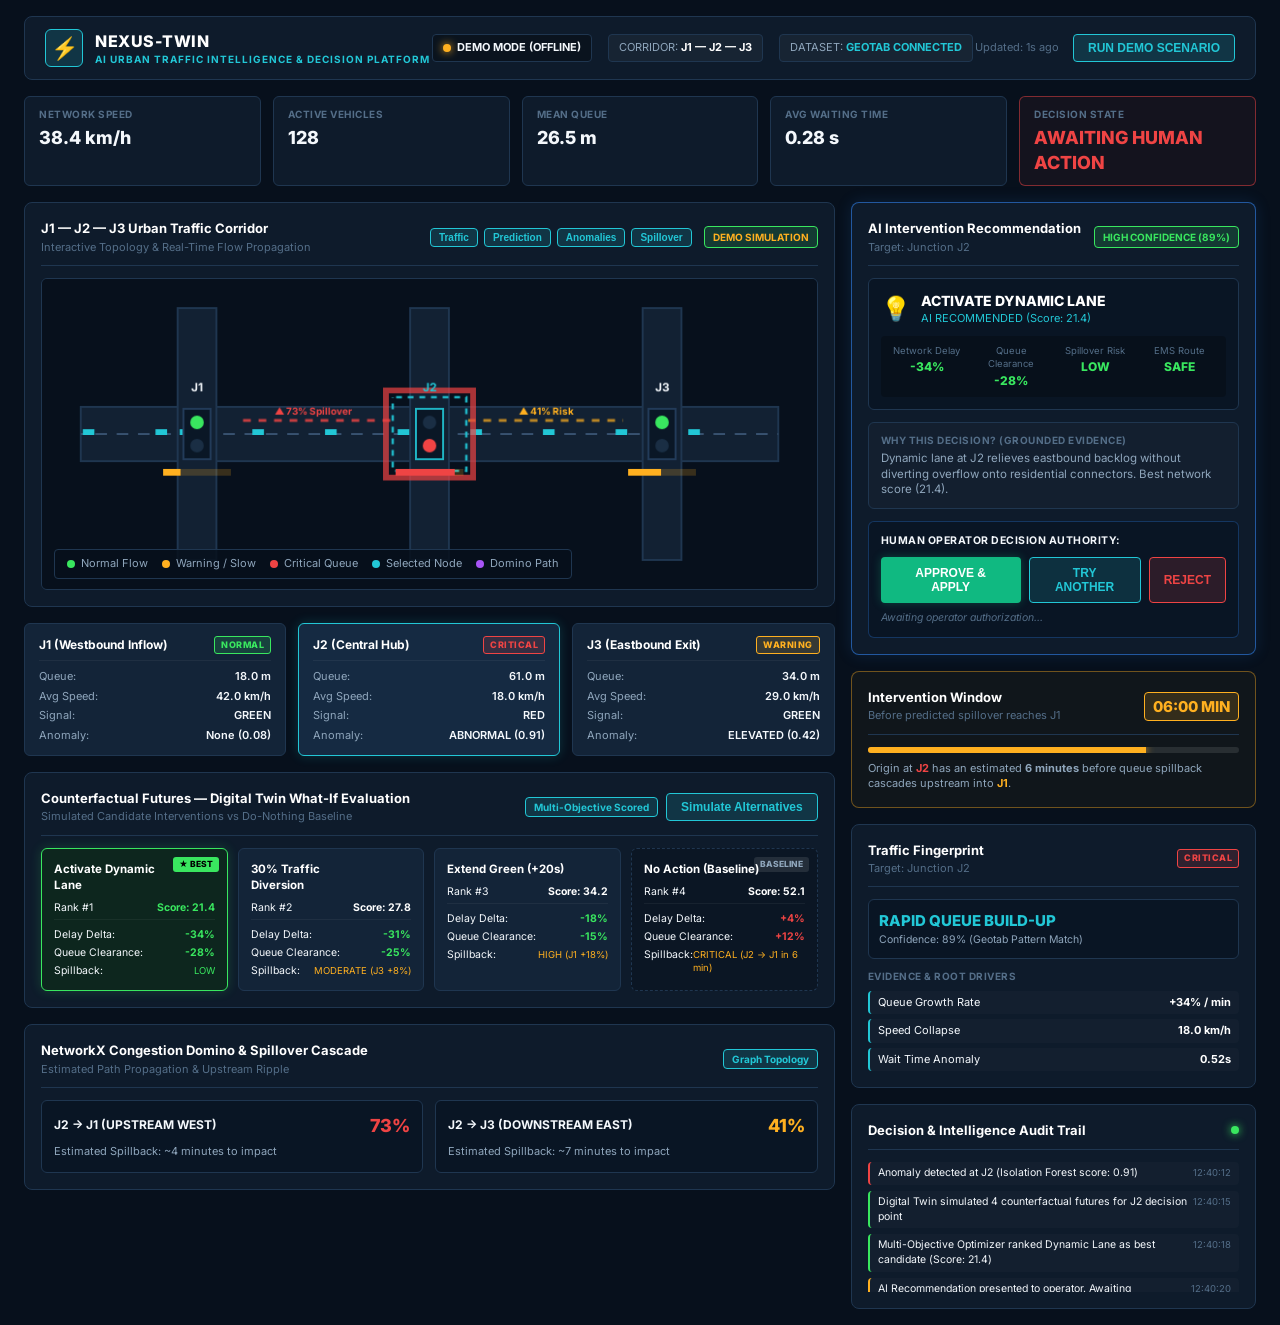
<file: web/index.html>
<!DOCTYPE html>
<html lang="en">
<head>
    <meta charset="UTF-8">
    <meta name="viewport" content="width=device-width, initial-scale=1.0">
    <title>NEXUS-TWIN — Traffic Intelligence & Decision Command Center</title>
    <!-- Google Fonts -->
    <link rel="preconnect" href="https://fonts.googleapis.com">
    <link rel="preconnect" href="https://fonts.gstatic.com" crossorigin>
    <link href="https://fonts.googleapis.com/css2?family=Inter:wght@400;500;600;700;800&display=swap" rel="stylesheet">
    <link rel="stylesheet" href="style.css">
</head>
<body>
    <div class="app-container">
        
        <!-- TOP NAVIGATION & SYSTEM STATUS BAR -->
        <header class="top-bar">
            <div class="top-bar-left">
                <div class="brand-logo">⚡</div>
                <div>
                    <h1 class="brand-title">NEXUS-TWIN</h1>
                    <div class="brand-subtitle">AI URBAN TRAFFIC INTELLIGENCE & DECISION PLATFORM</div>
                </div>
            </div>

            <div class="top-bar-center">
                <div class="status-badge" id="backendStatusBadge">
                    <span class="status-dot green" id="backendStatusDot"></span>
                    <span id="backendStatusText">SYSTEM ONLINE</span>
                </div>
                <div class="meta-pill">
                    CORRIDOR: <span class="highlight">J1 — J2 — J3</span>
                </div>
                <div class="meta-pill">
                    DATASET: <span class="highlight-cyan">GEOTAB CONNECTED</span>
                </div>
            </div>

            <div class="top-bar-right">
                <div class="last-updated" id="lastUpdatedText">Updated: just now</div>
                <button class="btn btn-secondary btn-sm" id="btnToggleDemo">RUN DEMO SCENARIO</button>
            </div>
        </header>

        <!-- GLOBAL NETWORK METRICS RIBBON -->
        <section class="global-metrics-strip">
            <div class="metric-box">
                <span class="metric-label">NETWORK SPEED</span>
                <span class="metric-val" id="globalSpeed">38.4 km/h</span>
            </div>
            <div class="metric-box">
                <span class="metric-label">ACTIVE VEHICLES</span>
                <span class="metric-val" id="globalVehicles">128</span>
            </div>
            <div class="metric-box">
                <span class="metric-label">MEAN QUEUE</span>
                <span class="metric-val" id="globalQueue">26.5 m</span>
            </div>
            <div class="metric-box">
                <span class="metric-label">AVG WAITING TIME</span>
                <span class="metric-val" id="globalDelay">0.28 s</span>
            </div>
            <div class="metric-box highlight-box">
                <span class="metric-label">DECISION STATE</span>
                <span class="metric-val danger-text" id="globalDecisionState">AWAITING HUMAN ACTION</span>
            </div>
        </section>

        <!-- MAIN COMMAND CENTER GRID (8 Col Map : 4 Col AI Rail) -->
        <main class="main-grid">
            
            <!-- LEFT 8-COLUMN: TRAFFIC NETWORK HERO VISUALIZATION -->
            <section class="map-column">
                
                <div class="panel map-panel">
                    <div class="panel-header">
                        <div class="panel-title-wrap">
                            <h2>J1 — J2 — J3 Urban Traffic Corridor</h2>
                            <span class="panel-sub">Interactive Topology & Real-Time Flow Propagation</span>
                        </div>
                        <div class="map-controls">
                            <!-- Overlay Toggle Badges -->
                            <div class="layer-toggles">
                                <button class="layer-btn active" id="toggleTrafficLayer" data-layer="traffic">Traffic</button>
                                <button class="layer-btn active" id="togglePredictionLayer" data-layer="prediction">Prediction</button>
                                <button class="layer-btn active" id="toggleAnomalyLayer" data-layer="anomaly">Anomalies</button>
                                <button class="layer-btn active" id="toggleSpilloverLayer" data-layer="spillover">Spillover</button>
                            </div>
                            <span class="mode-tag" id="liveTag">LIVE TELEMETRY</span>
                        </div>
                    </div>

                    <!-- Canvas Traffic Network -->
                    <div class="canvas-container">
                        <canvas id="networkCanvas" width="800" height="320"></canvas>
                        
                        <!-- Map Interactive Legend -->
                        <div class="map-legend">
                            <div class="legend-item"><span class="dot green"></span> Normal Flow</div>
                            <div class="legend-item"><span class="dot amber"></span> Warning / Slow</div>
                            <div class="legend-item"><span class="dot red"></span> Critical Queue</div>
                            <div class="legend-item"><span class="dot cyan"></span> Selected Node</div>
                            <div class="legend-item"><span class="dot purple"></span> Domino Path</div>
                        </div>
                    </div>
                </div>

                <!-- 3 JUNCTION STATUS CARDS -->
                <div class="junction-cards-grid">
                    
                    <!-- Junction Card J1 -->
                    <div class="junction-card" id="cardJ1" data-junction="J1">
                        <div class="card-top">
                            <span class="j-id">J1 (Westbound Inflow)</span>
                            <span class="status-pill status-normal" id="statusJ1">NORMAL</span>
                        </div>
                        <div class="card-body">
                            <div class="card-metric">
                                <span class="lbl">Queue:</span>
                                <span class="val" id="queueJ1">18.0 m</span>
                            </div>
                            <div class="card-metric">
                                <span class="lbl">Avg Speed:</span>
                                <span class="val" id="speedJ1">42.0 km/h</span>
                            </div>
                            <div class="card-metric">
                                <span class="lbl">Signal:</span>
                                <span class="val green-text" id="signalJ1">GREEN</span>
                            </div>
                            <div class="card-metric">
                                <span class="lbl">Anomaly:</span>
                                <span class="val green-text" id="anomJ1">None (0.08)</span>
                            </div>
                        </div>
                    </div>

                    <!-- Junction Card J2 -->
                    <div class="junction-card selected-card" id="cardJ2" data-junction="J2">
                        <div class="card-top">
                            <span class="j-id">J2 (Central Hub)</span>
                            <span class="status-pill status-critical" id="statusJ2">CRITICAL</span>
                        </div>
                        <div class="card-body">
                            <div class="card-metric">
                                <span class="lbl">Queue:</span>
                                <span class="val danger-text" id="queueJ2">61.0 m</span>
                            </div>
                            <div class="card-metric">
                                <span class="lbl">Avg Speed:</span>
                                <span class="val danger-text" id="speedJ2">18.0 km/h</span>
                            </div>
                            <div class="card-metric">
                                <span class="lbl">Signal:</span>
                                <span class="val red-text" id="signalJ2">RED</span>
                            </div>
                            <div class="card-metric">
                                <span class="lbl">Anomaly:</span>
                                <span class="val danger-text" id="anomJ2">ABNORMAL (0.91)</span>
                            </div>
                        </div>
                    </div>

                    <!-- Junction Card J3 -->
                    <div class="junction-card" id="cardJ3" data-junction="J3">
                        <div class="card-top">
                            <span class="j-id">J3 (Eastbound Exit)</span>
                            <span class="status-pill status-warning" id="statusJ3">WARNING</span>
                        </div>
                        <div class="card-body">
                            <div class="card-metric">
                                <span class="lbl">Queue:</span>
                                <span class="val" id="queueJ3">34.0 m</span>
                            </div>
                            <div class="card-metric">
                                <span class="lbl">Avg Speed:</span>
                                <span class="val" id="speedJ3">29.0 km/h</span>
                            </div>
                            <div class="card-metric">
                                <span class="lbl">Signal:</span>
                                <span class="val green-text" id="signalJ3">GREEN</span>
                            </div>
                            <div class="card-metric">
                                <span class="lbl">Anomaly:</span>
                                <span class="val amber-text" id="anomJ3">ELEVATED (0.42)</span>
                            </div>
                        </div>
                    </div>

                </div>

                <!-- COUNTERFACTUAL FUTURES & DIGITAL TWIN COMPARISON MATRIX (P2 Hero) -->
                <div class="panel counterfactual-panel">
                    <div class="panel-header">
                        <div class="panel-title-wrap">
                            <h2>Counterfactual Futures — Digital Twin What-If Evaluation</h2>
                            <span class="panel-sub">Simulated Candidate Interventions vs Do-Nothing Baseline</span>
                        </div>
                        <div style="display: flex; gap: 8px; align-items: center;">
                            <span class="ai-badge">Multi-Objective Scored</span>
                            <button class="btn btn-secondary btn-sm" id="btnReevaluate">Simulate Alternatives</button>
                        </div>
                    </div>

                    <div class="future-cards-grid" id="futureCardsGrid">
                        <!-- Populated Dynamically by JS -->
                    </div>
                </div>

                <!-- DOMINO CASCADE MATRIX (P1 Hero) -->
                <div class="panel domino-panel">
                    <div class="panel-header">
                        <div class="panel-title-wrap">
                            <h2>NetworkX Congestion Domino & Spillover Cascade</h2>
                            <span class="panel-sub">Estimated Path Propagation & Upstream Ripple</span>
                        </div>
                        <span class="ai-badge">Graph Topology</span>
                    </div>

                    <div class="domino-paths-grid" id="dominoPathsGrid">
                        <!-- Populated Dynamically by JS -->
                    </div>
                </div>

            </section>


            <!-- RIGHT 4-COLUMN: DECISION SUPPORT & AI INTELLIGENCE RAIL -->
            <section class="intelligence-column">
                
                <!-- 1. AI RECOMMENDATION & HUMAN DECISION ACTION PANEL (P2 Central Hero) -->
                <div class="panel decision-panel highlight-panel">
                    <div class="panel-header">
                        <div class="panel-title-wrap">
                            <h2>AI Intervention Recommendation</h2>
                            <span class="panel-sub" id="recTargetSub">Target: Junction J2</span>
                        </div>
                        <span class="rec-confidence-badge" id="recConfidenceBadge">HIGH CONFIDENCE (89%)</span>
                    </div>

                    <div class="recommendation-hero">
                        <div class="rec-action-row">
                            <span class="rec-action-icon">💡</span>
                            <div>
                                <div class="rec-strategy-title" id="recStrategyTitle">ACTIVATE DYNAMIC BYPASS LANE</div>
                                <div class="rec-strategy-tagline" id="recStrategyTagline">Selected by Multi-Objective Optimizer (Score: 21.4)</div>
                            </div>
                        </div>
                        
                        <div class="rec-impact-box">
                            <div class="impact-stat">
                                <span class="impact-lbl">Network Delay</span>
                                <span class="impact-val green-text" id="recImpactDelay">-34%</span>
                            </div>
                            <div class="impact-stat">
                                <span class="impact-lbl">Queue Clearance</span>
                                <span class="impact-val green-text" id="recImpactQueue">-28%</span>
                            </div>
                            <div class="impact-stat">
                                <span class="impact-lbl">Spillover Risk</span>
                                <span class="impact-val green-text" id="recImpactSpillover">LOW</span>
                            </div>
                            <div class="impact-stat">
                                <span class="impact-lbl">EMS Route</span>
                                <span class="impact-val green-text" id="recImpactSafety">SAFE</span>
                            </div>
                        </div>
                    </div>

                    <!-- Grounded Explanation Section -->
                    <div class="explanation-box">
                        <div class="explanation-title">WHY THIS DECISION? (GROUNDED EVIDENCE)</div>
                        <p class="explanation-text" id="recExplanationText">
                            Dynamic lane at J2 relieves eastbound backlog without diverting overflow onto residential connectors. Outperforms Diversion (-31% delay) and Green Extend (-18% delay) while preserving emergency corridor clearance.
                        </p>
                    </div>

                    <!-- HUMAN OPERATOR ACTION CONTROLS -->
                    <div class="human-decision-box">
                        <div class="human-prompt-label">HUMAN OPERATOR DECISION AUTHORITY:</div>
                        <div class="human-buttons-row">
                            <button class="btn btn-approve" id="btnApproveStrategy">APPROVE & APPLY</button>
                            <button class="btn btn-try-another" id="btnTryAnother">TRY ANOTHER</button>
                            <button class="btn btn-reject" id="btnRejectStrategy">REJECT</button>
                        </div>
                        <div class="decision-status-text" id="decisionStatusMsg">Awaiting operator authorization...</div>
                    </div>
                </div>

                <!-- 2. INTERVENTION WINDOW & TIME BOUNDS -->
                <div class="panel intervention-panel">
                    <div class="panel-header">
                        <div class="panel-title-wrap">
                            <h2>Intervention Window</h2>
                            <span class="panel-sub" id="interventionSub">Before predicted spillover reaches J1</span>
                        </div>
                        <div class="countdown-badge" id="interventionTimeBadge">06:00 MIN</div>
                    </div>
                    <div class="intervention-body">
                        <div class="intervention-status-bar">
                            <div class="progress-bar-fill" id="interventionProgress" style="width: 75%;"></div>
                        </div>
                        <p class="intervention-desc" id="interventionDesc">
                            Origin at <strong class="danger-text">J2</strong> has an estimated <strong>6 minutes</strong> before queue spillback cascades upstream into <strong class="amber-text">J1</strong>.
                        </p>
                    </div>
                </div>

                <!-- 3. TRAFFIC FINGERPRINT & EVIDENCE -->
                <div class="panel ai-panel">
                    <div class="panel-header">
                        <div class="panel-title-wrap">
                            <h2>Traffic Fingerprint</h2>
                            <span class="panel-sub" id="fingerprintTarget">Target: Junction J2</span>
                        </div>
                        <span class="status-pill status-critical" id="fingerprintSeverity">CRITICAL</span>
                    </div>

                    <div class="fingerprint-hero">
                        <div class="fp-type-title" id="fingerprintLabel">RAPID QUEUE BUILD-UP</div>
                        <div class="fp-confidence" id="fingerprintConfidence">Confidence: 89% (Geotab Pattern Match)</div>
                    </div>

                    <div class="evidence-block">
                        <div class="evidence-header">EVIDENCE & ROOT DRIVERS</div>
                        <div class="evidence-list" id="fingerprintEvidenceList">
                            <!-- Dynamic Evidence Items -->
                        </div>
                    </div>
                </div>

                <!-- 4. REALTIME INTELLIGENCE & DECISION AUDIT TIMELINE -->
                <div class="panel event-feed-panel">
                    <div class="panel-header">
                        <h2>Decision & Intelligence Audit Trail</h2>
                        <span class="live-pulse-dot"></span>
                    </div>
                    <div class="event-feed-list" id="eventFeedList">
                        <!-- Dynamic Event Items -->
                    </div>
                </div>

            </section>

        </main>

    </div>

    <!-- P2 Decision Frontend Scripts -->
    <script src="app.js"></script>
</body>
</html>
</file>
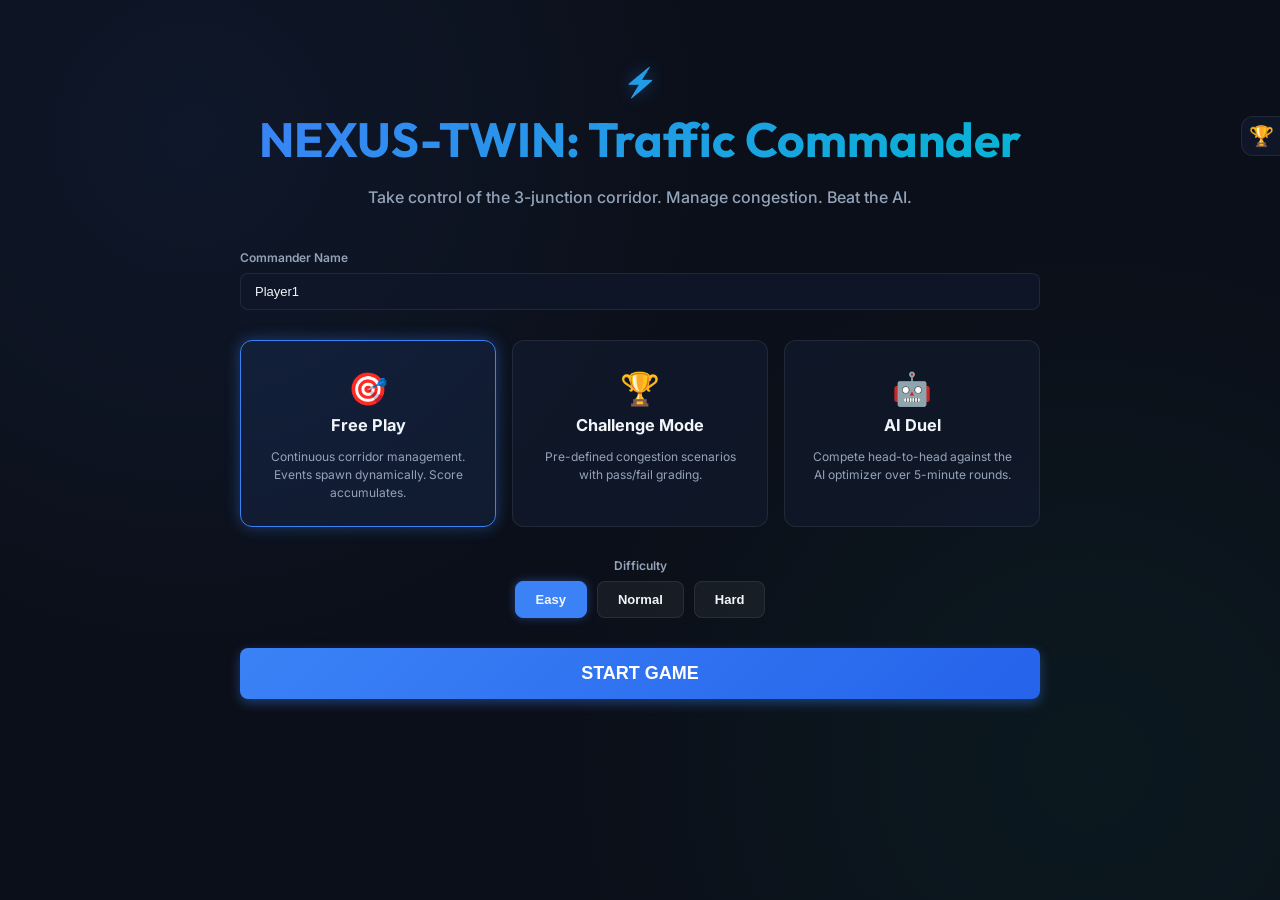
<file: docs/legacy/web_ui/index.html>
<!DOCTYPE html>
<html lang="en">
<head>
    <meta charset="UTF-8">
    <meta name="viewport" content="width=device-width, initial-scale=1.0">
    <title>NEXUS-TWIN — Traffic Commander</title>
    <!-- Google Fonts -->
    <link rel="preconnect" href="https://fonts.googleapis.com">
    <link rel="preconnect" href="https://fonts.gstatic.com" crossorigin>
    <link href="https://fonts.googleapis.com/css2?family=Inter:wght@300;400;500;600;700&family=Outfit:wght@500;600;700;800&display=swap" rel="stylesheet">
    <link rel="stylesheet" href="style.css">
</head>
<body>
    <div class="app-container">
        
        <!-- VIEW 1: GAME MENU -->
        <div class="game-menu" id="gameMenu">
            <header class="menu-header">
                <div class="logo-icon menu-logo">⚡</div>
                <h1>NEXUS-TWIN: Traffic Commander</h1>
                <p class="sub-title" style="font-size: 16px; margin-top: 10px;">Take control of the 3-junction corridor. Manage congestion. Beat the AI.</p>
            </header>
            
            <div class="menu-content" style="margin-top: 40px; width: 100%; max-width: 800px; display: flex; flex-direction: column; gap: 30px;">
                <div class="form-group">
                    <label style="text-align: left;">Commander Name</label>
                    <input type="text" id="playerName" class="input-control" placeholder="Enter your name" value="Player1">
                </div>
                
                <div class="modes-grid" id="modesGrid">
                    <div class="mode-card selected" data-mode="free_play">
                        <div class="mode-icon" style="font-size: 32px;">🎯</div>
                        <h3>Free Play</h3>
                        <p style="font-size: 12px; color: var(--text-muted); margin-top: 10px;">Continuous corridor management. Events spawn dynamically. Score accumulates.</p>
                    </div>
                    <div class="mode-card" data-mode="challenge">
                        <div class="mode-icon" style="font-size: 32px;">🏆</div>
                        <h3>Challenge Mode</h3>
                        <p style="font-size: 12px; color: var(--text-muted); margin-top: 10px;">Pre-defined congestion scenarios with pass/fail grading.</p>
                        <select id="challengeSelector" class="input-control hidden" style="margin-top: 10px; width: 100%;">
                            <option value="rush_hour">Rush Hour Surge</option>
                            <option value="emergency">Emergency Dispatch</option>
                            <option value="accident">Accident Blockage</option>
                            <option value="cascade">Cascade Prevention</option>
                        </select>
                    </div>
                    <div class="mode-card" data-mode="ai_duel">
                        <div class="mode-icon" style="font-size: 32px;">🤖</div>
                        <h3>AI Duel</h3>
                        <p style="font-size: 12px; color: var(--text-muted); margin-top: 10px;">Compete head-to-head against the AI optimizer over 5-minute rounds.</p>
                    </div>
                </div>
                
                <div class="form-group" style="align-items: center;">
                    <label>Difficulty</label>
                    <div class="difficulty-selector" id="diffSelector">
                        <button class="btn btn-diff active" data-diff="easy">Easy</button>
                        <button class="btn btn-diff" data-diff="normal">Normal</button>
                        <button class="btn btn-diff" data-diff="hard">Hard</button>
                    </div>
                </div>
                
                <button class="btn btn-primary btn-block commit-btn" id="btnStartGame" style="font-size: 18px; padding: 15px;">START GAME</button>
            </div>
        </div>

        <!-- VIEW 2: GAME DASHBOARD -->
        <div class="game-dashboard hidden" id="gameDashboard">
            
            <!-- Game HUD Bar -->
            <header class="game-hud app-header" style="margin-bottom: 0;">
                <div class="hud-left brand">
                    <div class="logo-icon">⚡</div>
                    <div>
                        <h1 id="hudPlayerName" style="font-size: 18px;">Player1</h1>
                        <span class="sub-title badge mode-badge" id="hudModeBadge" style="background: var(--primary-glow); padding: 2px 6px; border-radius: 4px; color: white;">Free Play</span>
                    </div>
                </div>
                <div class="hud-center" style="display: flex; align-items: center; gap: 20px;">
                    <div class="score-container" style="text-align: center;">
                        <span style="font-size: 12px; color: var(--text-muted); display: block;">SCORE</span>
                        <span class="score-value" id="hudScore" style="font-size: 28px; font-weight: 800; color: var(--emerald); text-shadow: 0 0 10px var(--emerald-glow);">0</span>
                    </div>
                    <div class="streak-container hidden" id="hudStreak" style="display: flex; align-items: center; gap: 5px; background: rgba(245,158,11,0.2); padding: 5px 10px; border-radius: 20px; border: 1px solid var(--amber);">
                        <span class="streak-flame">🔥</span>
                        <span class="streak-text" id="hudStreakText" style="color: var(--amber); font-weight: bold;">x1.5</span>
                    </div>
                </div>
                <div class="hud-right header-status">
                    <div style="text-align: right; margin-right: 15px;">
                        <span style="font-size: 12px; color: var(--text-muted); display: block;">SESSION TIME</span>
                        <span class="session-timer system-time" id="hudTimer" style="font-size: 18px; color: white;">00:00</span>
                    </div>
                    <button class="btn btn-danger" id="btnEndGame">End Game</button>
                </div>
            </header>

            <!-- Event Alert Banner -->
            <div class="event-alert hidden" id="eventAlert" style="margin-top: 15px; margin-bottom: 5px;">
                <div style="display: flex; justify-content: space-between; align-items: center;">
                    <div class="event-info" style="display: flex; align-items: center; gap: 10px;">
                        <span class="event-icon" id="eventIcon" style="font-size: 24px;">⚠️</span>
                        <span class="event-text" id="eventText" style="font-weight: bold; font-size: 16px;">Rush Hour Surge at J2!</span>
                    </div>
                    <div class="ai-hint" id="aiHint" style="font-size: 12px; color: var(--primary); font-weight: bold; background: rgba(59,130,246,0.1); padding: 4px 8px; border-radius: 4px;">AI Suggests: Extend Green at J2</div>
                </div>
                <div class="timer-bar-container" style="margin-top: 8px;">
                    <div class="timer-bar" id="eventTimerBar" style="width: 100%;"></div>
                </div>
            </div>

            <!-- Main Dashboard Grid -->
            <main class="dashboard-grid" style="margin-top: 15px;">
                <!-- Left: Canvas -->
                <section class="panel twin-panel">
                    <div class="panel-header">
                        <h2>Live Network Twin (J1 - J2 - J3)</h2>
                    </div>
                    <div class="canvas-container">
                        <canvas id="networkCanvas" width="760" height="380"></canvas>
                        <div class="canvas-overlay-legend" id="canvasLegend">
                            <div><span class="dot green"></span> Green</div>
                            <div><span class="dot red"></span> Red</div>
                        </div>
                        <div class="canvas-score-overlay" id="canvasScoreOverlay" style="position: absolute; top: 10px; right: 10px; font-size: 24px; font-weight: bold; color: rgba(255,255,255,0.5); text-shadow: 0 0 5px black;"></div>
                    </div>
                </section>

                <!-- Right: Action Console -->
                <section class="panel action-panel">
                    <div class="panel-header">
                        <h2>Commander Action Console</h2>
                        <select id="actionTargetJunction" class="input-control" style="width: 120px;">
                            <option value="J1">Target: J1</option>
                            <option value="J2" selected>Target: J2</option>
                            <option value="J3">Target: J3</option>
                        </select>
                    </div>
                    
                    <div class="action-buttons-stack" id="actionStack">
                        <div class="action-btn-group">
                            <button class="action-btn strategy-btn" data-strategy="green_extend" style="border-left-color: var(--emerald);">
                                <span class="strategy-icon">🟢</span> Extend Green Phase
                            </button>
                            <div class="strategy-options hidden" id="opt_green_extend">
                                <label style="font-size: 12px; color: var(--text-muted);">Duration: <span id="val_green_extend">20s</span></label>
                                <input type="range" id="param_green_extend" min="10" max="60" value="20" class="slider-control" style="width: 100%;">
                            </div>
                        </div>
                        
                        <div class="action-btn-group">
                            <button class="action-btn strategy-btn" data-strategy="diversion" style="border-left-color: var(--primary);">
                                <span class="strategy-icon">↪️</span> Divert Traffic
                            </button>
                            <div class="strategy-options hidden" id="opt_diversion">
                                <label style="font-size: 12px; color: var(--text-muted);">Diversion Rate: <span id="val_diversion">30%</span></label>
                                <input type="range" id="param_diversion" min="10" max="50" value="30" class="slider-control" style="width: 100%;">
                            </div>
                        </div>
                        
                        <div class="action-btn-group">
                            <button class="action-btn strategy-btn" data-strategy="dynamic_lane" style="border-left-color: var(--cyan);">
                                <span class="strategy-icon">🛣️</span> Open Dynamic Lane
                            </button>
                            <div class="strategy-options hidden" id="opt_dynamic_lane">
                                <select id="param_dynamic_lane" class="input-control" style="width: 100%;">
                                    <option value="J1">At J1</option>
                                    <option value="J2">At J2</option>
                                    <option value="J3">At J3</option>
                                </select>
                            </div>
                        </div>
                        
                        <div class="action-btn-group">
                            <button class="action-btn strategy-btn" data-strategy="emergency_priority" style="border-left-color: var(--rose);">
                                <span class="strategy-icon">🚨</span> Emergency Override
                            </button>
                        </div>
                        
                        <div class="action-btn-group">
                            <button class="action-btn strategy-btn" data-strategy="do_nothing" style="border-left-color: var(--text-muted);">
                                <span class="strategy-icon">⏸️</span> Do Nothing
                            </button>
                        </div>
                    </div>
                    
                    <button class="btn btn-primary btn-block commit-btn" id="btnCommitMove" disabled style="margin-top: auto; height: 50px; font-size: 16px;">COMMIT MOVE</button>
                </section>
            </main>

            <!-- Bottom Grid -->
            <section class="bottom-grid controls-grid" style="margin-top: 15px;">
                <div class="panel">
                    <div class="panel-header" style="margin-bottom: 10px;"><h2>Live Telemetry</h2></div>
                    <div class="telemetry-ribbon" style="display: grid; grid-template-columns: 1fr 1fr; gap: 10px;">
                        <div class="telemetry-card" style="padding: 10px;"><div class="label">AVG DELAY</div><div class="value" id="metricDelay" style="font-size: 18px;">0.24s</div></div>
                        <div class="telemetry-card" style="padding: 10px;"><div class="label">MEAN QUEUE</div><div class="value" id="metricQueue" style="font-size: 18px;">30.0m</div></div>
                        <div class="telemetry-card" style="padding: 10px;"><div class="label">AVG SPEED</div><div class="value" id="metricSpeed" style="font-size: 18px;">39.6km/h</div></div>
                        <div class="telemetry-card" style="padding: 10px;"><div class="label">ACTIVE VEHICLES</div><div class="value" id="metricVehicles" style="font-size: 18px;">124</div></div>
                    </div>
                </div>
                
                <div class="badge-gallery panel">
                    <div class="panel-header" style="margin-bottom: 10px;"><h2>Commander Badges</h2></div>
                    <div class="badge-grid" id="badgeGrid" style="display: flex; gap: 10px; flex-wrap: wrap;">
                        <!-- Badges populated by JS -->
                    </div>
                </div>
            </section>
        </div>
        
        <!-- Score Result Popup Modal -->
        <div class="score-popup hidden" id="scorePopup">
            <div class="score-popup-content">
                <h2 id="popupResultTitle" class="popup-title" style="color: white; font-family: var(--font-heading); margin-bottom: 10px;">BEAT THE AI!</h2>
                <div class="popup-points" id="popupPoints" style="font-size: 64px; font-weight: 800; margin-bottom: 15px;">+350</div>
                
                <div class="popup-breakdown" style="background: rgba(0,0,0,0.3); padding: 15px; border-radius: 8px; text-align: left; margin-bottom: 20px;">
                    <div id="popupBasePoints" style="font-weight: bold; color: var(--text-main); margin-bottom: 5px;">Base Points: +280</div>
                    <ul id="popupMultipliers" style="color: var(--emerald); list-style: none; padding: 0; font-size: 14px;"></ul>
                    <ul id="popupPenalties" style="color: var(--rose); list-style: none; padding: 0; font-size: 14px; margin-top: 5px;"></ul>
                </div>
                
                <div class="popup-comparison" id="popupComparison" style="font-size: 16px; color: var(--text-muted); margin-bottom: 15px;">
                    Your Score: 25.71 vs AI Score: 20.00
                </div>
                
                <div class="popup-badges" id="popupNewBadges" style="display: flex; gap: 10px; justify-content: center;"></div>
            </div>
        </div>

        <!-- Leaderboard Sidebar -->
        <div class="leaderboard-sidebar" id="leaderboardSidebar">
            <button class="toggle-leaderboard" id="btnToggleLeaderboard" style="font-size: 20px;">🏆</button>
            <div class="leaderboard-content" style="padding: 20px;">
                <h2 style="margin-bottom: 15px;">Leaderboard</h2>
                <table class="candidates-table" style="width: 100%;">
                    <thead><tr><th>Player</th><th>Score</th><th>Mode</th></tr></thead>
                    <tbody id="leaderboardBody">
                        <!-- Populated by JS -->
                    </tbody>
                </table>
            </div>
        </div>
        
    </div>

    <script src="app.js"></script>
</body>
</html>
</file>
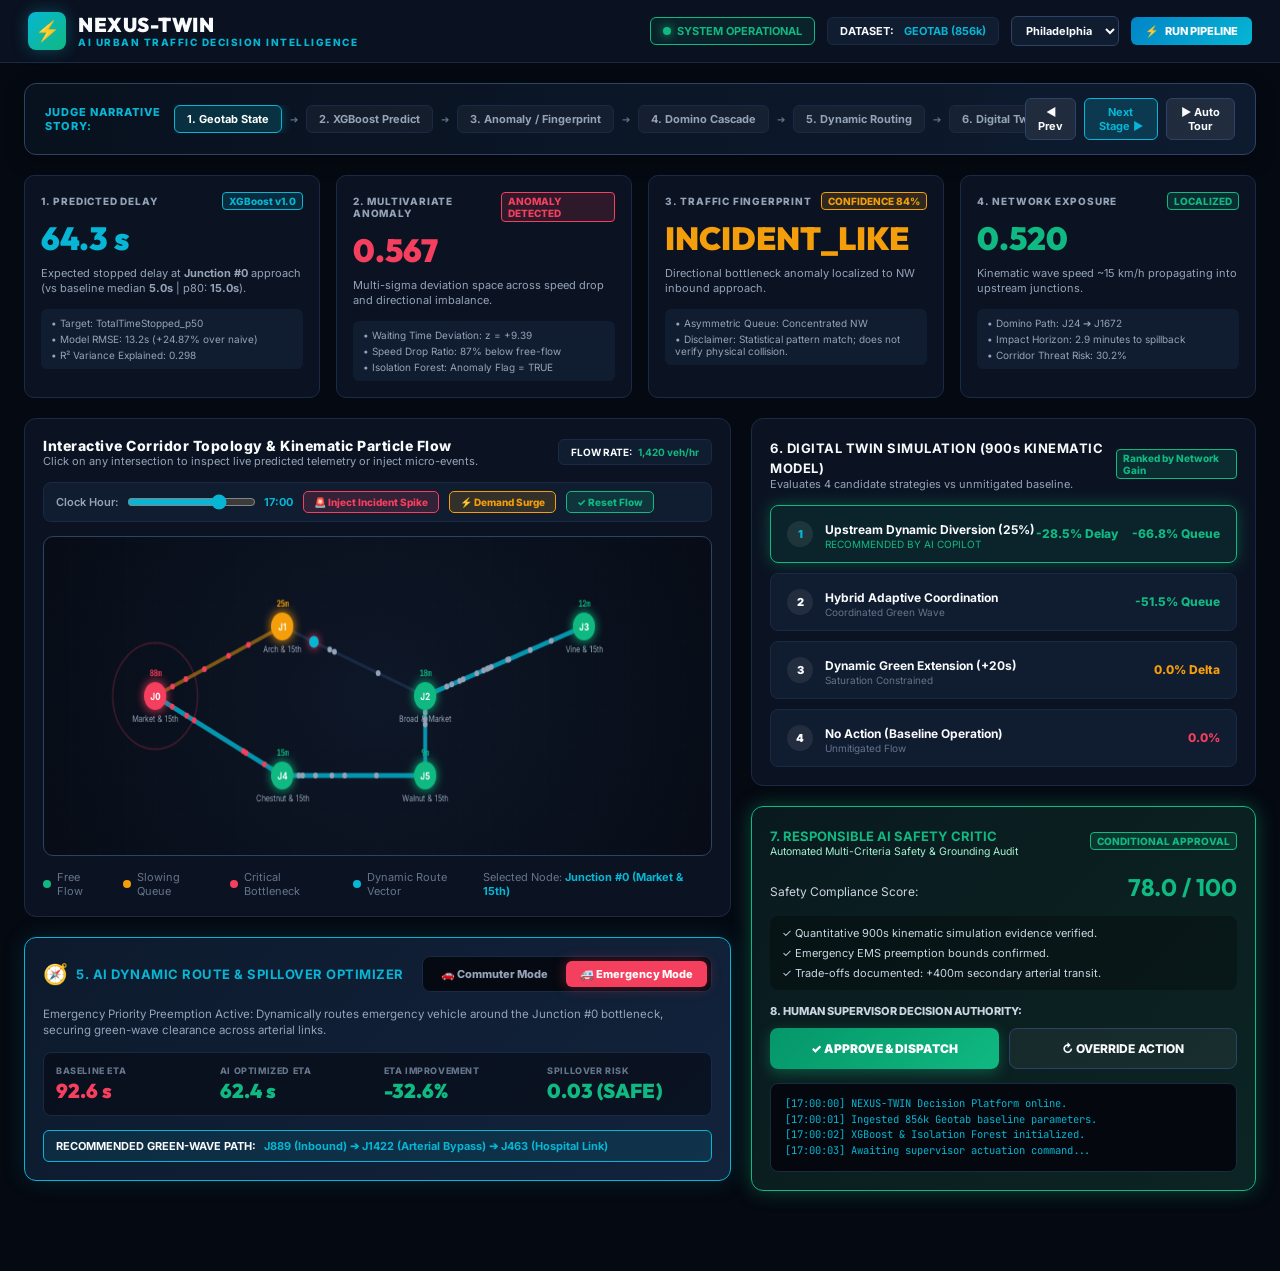
<file: web/showcase.html>
<!DOCTYPE html>
<html lang="en">
<head>
    <meta charset="UTF-8">
    <meta name="viewport" content="width=device-width, initial-scale=1.0">
    <title>NEXUS-TWIN — AI Traffic Intelligence & Decision Platform</title>
    <!-- Google Fonts -->
    <link rel="preconnect" href="https://fonts.googleapis.com">
    <link rel="preconnect" href="https://fonts.gstatic.com" crossorigin>
    <link href="https://fonts.googleapis.com/css2?family=Inter:wght@300;400;500;600;700;800&family=Outfit:wght@600;700;800;900&family=JetBrains+Mono:wght@400;500;600;700&display=swap" rel="stylesheet">
    <style>
        :root {
            --bg-base: #050911;
            --bg-panel: #0b1322;
            --bg-card: #101c30;
            --bg-card-hover: #162642;
            --border: #1a2a44;
            --border-glow: #0284c7;
            --border-highlight: #2c4266;
            --cyan: #06b6d4;
            --cyan-glow: rgba(6, 182, 212, 0.35);
            --emerald: #10b981;
            --emerald-glow: rgba(16, 185, 129, 0.35);
            --amber: #f59e0b;
            --amber-glow: rgba(245, 158, 11, 0.35);
            --rose: #f43f5e;
            --rose-glow: rgba(244, 63, 94, 0.35);
            --purple: #a855f7;
            --purple-glow: rgba(168, 85, 247, 0.35);
            --text-main: #f8fafc;
            --text-muted: #94a3b8;
            --text-dim: #64748b;
        }

        * {
            margin: 0;
            padding: 0;
            box-sizing: border-box;
            font-family: 'Inter', sans-serif;
            -webkit-font-smoothing: antialiased;
        }

        body {
            background-color: var(--bg-base);
            color: var(--text-main);
            min-height: 100vh;
            padding-bottom: 60px;
            overflow-x: hidden;
        }

        /* Top Navigation Bar */
        .top-nav {
            background: rgba(11, 19, 34, 0.92);
            backdrop-filter: blur(14px);
            border-bottom: 1px solid var(--border);
            padding: 12px 28px;
            display: flex;
            justify-content: space-between;
            align-items: center;
            position: sticky;
            top: 0;
            z-index: 1000;
        }

        .brand-group {
            display: flex;
            align-items: center;
            gap: 12px;
        }

        .brand-icon {
            width: 38px;
            height: 38px;
            background: linear-gradient(135deg, var(--cyan), var(--emerald));
            border-radius: 8px;
            display: flex;
            align-items: center;
            justify-content: center;
            font-size: 20px;
            box-shadow: 0 0 16px var(--cyan-glow);
        }

        .brand-title {
            font-family: 'Outfit', sans-serif;
            font-size: 20px;
            font-weight: 900;
            letter-spacing: 0.5px;
            line-height: 1.1;
        }

        .brand-subtitle {
            font-size: 10px;
            color: var(--cyan);
            font-weight: 800;
            letter-spacing: 1.5px;
        }

        .nav-controls {
            display: flex;
            align-items: center;
            gap: 12px;
        }

        .pill {
            display: inline-flex;
            align-items: center;
            gap: 6px;
            padding: 6px 12px;
            border-radius: 6px;
            font-size: 11px;
            font-weight: 700;
            background: var(--bg-card);
            border: 1px solid var(--border);
        }

        .pill-live {
            background: rgba(16, 185, 129, 0.1);
            border-color: var(--emerald);
            color: var(--emerald);
        }

        .live-dot {
            width: 8px;
            height: 8px;
            border-radius: 50%;
            background: var(--emerald);
            box-shadow: 0 0 10px var(--emerald);
            animation: pulse-dot 1.8s infinite;
        }

        @keyframes pulse-dot {
            0% { transform: scale(0.9); opacity: 0.7; }
            50% { transform: scale(1.3); opacity: 1; }
            100% { transform: scale(0.9); opacity: 0.7; }
        }

        .select-dark {
            background: var(--bg-card);
            border: 1px solid var(--border-highlight);
            color: var(--text-main);
            padding: 6px 10px;
            border-radius: 6px;
            font-size: 11px;
            font-weight: 700;
            outline: none;
            cursor: pointer;
        }

        .btn-action {
            background: linear-gradient(135deg, #0284c7, #06b6d4);
            border: none;
            color: white;
            padding: 7px 14px;
            border-radius: 6px;
            font-weight: 800;
            font-size: 11px;
            cursor: pointer;
            display: flex;
            align-items: center;
            gap: 6px;
            transition: all 0.2s cubic-bezier(0.4, 0, 0.2, 1);
        }

        .btn-action:hover {
            transform: translateY(-1px);
            box-shadow: 0 4px 16px var(--cyan-glow);
        }

        .btn-action:active {
            transform: translateY(0);
        }

        /* Container */
        .container {
            max-width: 1540px;
            margin: 0 auto;
            padding: 20px 24px;
            display: flex;
            flex-direction: column;
            gap: 20px;
        }

        /* Visual Story Stepper (Judge Narrative Flow) */
        .story-stepper {
            background: linear-gradient(90deg, #08111e, #0e1b2f);
            border: 1px solid var(--border-highlight);
            border-radius: 12px;
            padding: 14px 20px;
            display: flex;
            justify-content: space-between;
            align-items: center;
            box-shadow: 0 6px 20px rgba(0,0,0,0.3);
        }

        .stepper-label {
            font-size: 11px;
            font-weight: 800;
            letter-spacing: 1px;
            color: var(--cyan);
            display: flex;
            align-items: center;
            gap: 8px;
        }

        .steps-container {
            display: flex;
            align-items: center;
            gap: 8px;
            overflow-x: auto;
        }

        .step-node {
            background: rgba(255, 255, 255, 0.04);
            border: 1px solid var(--border);
            color: var(--text-muted);
            padding: 6px 12px;
            border-radius: 6px;
            font-size: 11px;
            font-weight: 700;
            cursor: pointer;
            display: flex;
            align-items: center;
            gap: 6px;
            transition: all 0.25s ease;
            white-space: nowrap;
        }

        .step-node.active {
            background: rgba(6, 182, 212, 0.18);
            border-color: var(--cyan);
            color: #ffffff;
            box-shadow: 0 0 12px var(--cyan-glow);
        }

        .step-node.completed {
            border-color: var(--emerald);
            color: var(--emerald);
        }

        .step-divider {
            color: var(--text-dim);
            font-size: 10px;
        }

        .story-btn-group {
            display: flex;
            gap: 8px;
        }

        .btn-story {
            background: rgba(255, 255, 255, 0.08);
            border: 1px solid var(--border-highlight);
            color: var(--text-main);
            padding: 6px 12px;
            border-radius: 6px;
            font-size: 11px;
            font-weight: 700;
            cursor: pointer;
            transition: all 0.2s;
        }

        .btn-story:hover {
            background: rgba(255, 255, 255, 0.15);
        }

        /* 4-Column Intelligence Ribbon */
        .intelligence-ribbon {
            display: grid;
            grid-template-columns: repeat(4, 1fr);
            gap: 16px;
        }

        .intel-card {
            background: var(--bg-panel);
            border: 1px solid var(--border);
            border-radius: 10px;
            padding: 16px;
            display: flex;
            flex-direction: column;
            gap: 8px;
            position: relative;
            overflow: hidden;
            transition: all 0.3s cubic-bezier(0.4, 0, 0.2, 1);
        }

        .intel-card:hover, .intel-card.story-highlight {
            border-color: var(--cyan);
            box-shadow: 0 4px 20px var(--cyan-glow);
            transform: translateY(-2px);
        }

        .intel-card.story-highlight-rose {
            border-color: var(--rose);
            box-shadow: 0 4px 20px var(--rose-glow);
        }

        .intel-card.story-highlight-amber {
            border-color: var(--amber);
            box-shadow: 0 4px 20px var(--amber-glow);
        }

        .intel-top {
            display: flex;
            justify-content: space-between;
            align-items: center;
        }

        .intel-tag {
            font-size: 10px;
            font-weight: 800;
            letter-spacing: 0.8px;
            color: var(--text-muted);
        }

        .intel-badge {
            font-size: 10px;
            font-weight: 800;
            padding: 2px 6px;
            border-radius: 4px;
        }

        .badge-cyan { background: rgba(6, 182, 212, 0.15); color: var(--cyan); border: 1px solid var(--cyan); }
        .badge-rose { background: rgba(244, 63, 94, 0.15); color: var(--rose); border: 1px solid var(--rose); }
        .badge-amber { background: rgba(245, 158, 11, 0.15); color: var(--amber); border: 1px solid var(--amber); }
        .badge-emerald { background: rgba(16, 185, 129, 0.15); color: var(--emerald); border: 1px solid var(--emerald); }

        .intel-metric {
            font-family: 'Outfit', sans-serif;
            font-size: 32px;
            font-weight: 900;
            line-height: 1;
            margin: 4px 0;
        }

        .intel-desc {
            font-size: 11px;
            color: var(--text-muted);
            line-height: 1.4;
        }

        .evidence-chip-list {
            display: flex;
            flex-direction: column;
            gap: 4px;
            margin-top: 4px;
            background: var(--bg-card);
            border-radius: 6px;
            padding: 8px 10px;
            font-size: 10px;
            color: var(--text-muted);
            font-family: 'JetBrains Mono', monospace;
        }

        /* Main Workspace Split: Left (Interactive 2.5D Canvas & Routing) : Right (Digital Twin & Human Decision) */
        .workspace-grid {
            display: grid;
            grid-template-columns: 7fr 5fr;
            gap: 20px;
        }

        .left-deck, .right-deck {
            display: flex;
            flex-direction: column;
            gap: 20px;
        }

        /* Canvas & Live Simulator Viewport */
        .viewport-card {
            background: var(--bg-panel);
            border: 1px solid var(--border);
            border-radius: 12px;
            padding: 18px;
            display: flex;
            flex-direction: column;
            gap: 14px;
        }

        .viewport-header {
            display: flex;
            justify-content: space-between;
            align-items: center;
        }

        .viewport-title {
            font-size: 14px;
            font-weight: 800;
            letter-spacing: 0.5px;
        }

        .viewport-sub {
            font-size: 11px;
            color: var(--text-muted);
        }

        .micro-controls-bar {
            display: flex;
            align-items: center;
            gap: 10px;
            flex-wrap: wrap;
            background: var(--bg-card);
            border: 1px solid var(--border);
            padding: 8px 12px;
            border-radius: 8px;
        }

        .slider-group {
            display: flex;
            align-items: center;
            gap: 8px;
            font-size: 11px;
            color: var(--text-muted);
            font-weight: 600;
        }

        .slider-dark {
            accent-color: var(--cyan);
            cursor: pointer;
        }

        .btn-inject {
            background: rgba(244, 63, 94, 0.15);
            border: 1px solid var(--rose);
            color: var(--rose);
            padding: 4px 10px;
            border-radius: 5px;
            font-size: 10px;
            font-weight: 800;
            cursor: pointer;
            transition: all 0.2s;
        }

        .btn-inject:hover {
            background: var(--rose);
            color: white;
            box-shadow: 0 0 12px var(--rose-glow);
        }

        .btn-clear {
            background: rgba(16, 185, 129, 0.15);
            border: 1px solid var(--emerald);
            color: var(--emerald);
            padding: 4px 10px;
            border-radius: 5px;
            font-size: 10px;
            font-weight: 800;
            cursor: pointer;
        }

        #networkCanvas {
            width: 100%;
            height: 320px;
            background: radial-gradient(circle at center, #0e1728 0%, #070c16 100%);
            border: 1px solid var(--border-highlight);
            border-radius: 10px;
            cursor: crosshair;
        }

        .canvas-footer {
            display: flex;
            justify-content: space-between;
            align-items: center;
            font-size: 11px;
            color: var(--text-dim);
        }

        .canvas-legend {
            display: flex;
            gap: 14px;
        }

        .legend-item {
            display: flex;
            align-items: center;
            gap: 6px;
        }

        .dot-icon {
            width: 8px;
            height: 8px;
            border-radius: 50%;
        }

        /* AI Dynamic Route Optimizer Hero Component */
        .routing-hero-card {
            background: linear-gradient(135deg, #0d1a2d, #12233c);
            border: 1px solid var(--cyan);
            border-radius: 12px;
            padding: 18px;
            display: flex;
            flex-direction: column;
            gap: 14px;
            box-shadow: 0 0 24px rgba(6, 182, 212, 0.15);
            position: relative;
        }

        .routing-mode-selector {
            display: flex;
            background: var(--bg-base);
            border: 1px solid var(--border);
            border-radius: 8px;
            padding: 4px;
            width: fit-content;
            gap: 4px;
        }

        .mode-chip {
            background: none;
            border: none;
            color: var(--text-muted);
            padding: 6px 14px;
            border-radius: 6px;
            font-size: 11px;
            font-weight: 800;
            cursor: pointer;
            display: flex;
            align-items: center;
            gap: 6px;
            transition: all 0.2s ease;
        }

        .mode-chip.active.normal {
            background: var(--cyan);
            color: #050911;
            box-shadow: 0 0 10px var(--cyan-glow);
        }

        .mode-chip.active.emergency {
            background: var(--rose);
            color: #ffffff;
            box-shadow: 0 0 14px var(--rose-glow);
        }

        .routing-stats-matrix {
            display: grid;
            grid-template-columns: repeat(4, 1fr);
            gap: 12px;
            background: rgba(5, 9, 17, 0.6);
            border: 1px solid var(--border);
            border-radius: 8px;
            padding: 12px;
        }

        .route-stat {
            display: flex;
            flex-direction: column;
            gap: 2px;
        }

        .r-lbl {
            font-size: 9px;
            font-weight: 800;
            color: var(--text-dim);
            letter-spacing: 0.6px;
        }

        .r-val {
            font-family: 'Outfit', sans-serif;
            font-size: 20px;
            font-weight: 900;
        }

        .path-breadcrumb {
            display: flex;
            align-items: center;
            gap: 8px;
            font-size: 11px;
            font-weight: 700;
            background: rgba(6, 182, 212, 0.1);
            border: 1px solid var(--cyan);
            border-radius: 6px;
            padding: 8px 12px;
            color: var(--text-main);
        }

        /* Digital Twin Strategy Matrix */
        .strategy-deck {
            background: var(--bg-panel);
            border: 1px solid var(--border);
            border-radius: 12px;
            padding: 18px;
            display: flex;
            flex-direction: column;
            gap: 14px;
        }

        .strategy-items-list {
            display: flex;
            flex-direction: column;
            gap: 10px;
        }

        .strategy-card-item {
            background: var(--bg-card);
            border: 1px solid var(--border);
            border-radius: 8px;
            padding: 12px 16px;
            display: flex;
            justify-content: space-between;
            align-items: center;
            cursor: pointer;
            transition: all 0.2s cubic-bezier(0.4, 0, 0.2, 1);
        }

        .strategy-card-item:hover {
            border-color: var(--border-highlight);
            background: var(--bg-card-hover);
        }

        .strategy-card-item.selected {
            border-color: var(--emerald);
            background: rgba(16, 185, 129, 0.1);
            box-shadow: 0 0 16px var(--emerald-glow);
        }

        .strat-info-left {
            display: flex;
            align-items: center;
            gap: 12px;
        }

        .rank-circle {
            width: 26px;
            height: 26px;
            border-radius: 50%;
            background: rgba(255, 255, 255, 0.08);
            display: flex;
            align-items: center;
            justify-content: center;
            font-size: 11px;
            font-weight: 900;
        }

        .strat-deltas-right {
            display: flex;
            gap: 14px;
            font-size: 12px;
            font-weight: 800;
        }

        /* Responsible AI Safety Critic & Control Box */
        .critic-panel {
            background: linear-gradient(135deg, #091a1e, #0c2423);
            border: 1px solid var(--emerald);
            border-radius: 12px;
            padding: 18px;
            display: flex;
            flex-direction: column;
            gap: 14px;
            box-shadow: 0 0 20px var(--emerald-glow);
        }

        .critic-score-row {
            display: flex;
            justify-content: space-between;
            align-items: center;
        }

        .critic-checks {
            background: rgba(0, 0, 0, 0.3);
            border-radius: 8px;
            padding: 10px 12px;
            font-size: 11px;
            display: flex;
            flex-direction: column;
            gap: 6px;
            color: #cbd5e1;
        }

        .check-line {
            display: flex;
            align-items: center;
            gap: 8px;
        }

        .human-authority-box {
            display: flex;
            flex-direction: column;
            gap: 10px;
        }

        .decision-buttons {
            display: grid;
            grid-template-columns: 1fr 1fr;
            gap: 10px;
        }

        .btn-approve-lg {
            background: linear-gradient(135deg, #059669, #10b981);
            color: #ffffff;
            border: none;
            padding: 12px;
            border-radius: 8px;
            font-weight: 900;
            font-size: 12px;
            cursor: pointer;
            box-shadow: 0 4px 14px var(--emerald-glow);
            transition: all 0.2s;
        }

        .btn-approve-lg:hover {
            transform: translateY(-1px);
            box-shadow: 0 6px 20px var(--emerald-glow);
        }

        .btn-override-lg {
            background: rgba(255, 255, 255, 0.05);
            border: 1px solid var(--border-highlight);
            color: var(--text-main);
            padding: 12px;
            border-radius: 8px;
            font-weight: 800;
            font-size: 12px;
            cursor: pointer;
            transition: all 0.2s;
        }

        .btn-override-lg:hover {
            background: rgba(255, 255, 255, 0.12);
        }

        /* Live Terminal & Audit Stream */
        .terminal-box {
            background: #04070d;
            border: 1px solid var(--border);
            border-radius: 8px;
            padding: 12px 14px;
            font-family: 'JetBrains Mono', monospace;
            font-size: 10.5px;
            color: var(--cyan);
            max-height: 110px;
            overflow-y: auto;
            line-height: 1.5;
        }

        .cyan-t { color: var(--cyan); }
        .emerald-t { color: var(--emerald); }
        .amber-t { color: var(--amber); }
        .rose-t { color: var(--rose); }
    </style>
</head>
<body>

    <!-- TOP NAVIGATION & REAL-TIME CONTROLS -->
    <header class="top-nav">
        <div class="brand-group">
            <div class="brand-icon">⚡</div>
            <div>
                <h1 class="brand-title">NEXUS-TWIN</h1>
                <div class="brand-subtitle">AI URBAN TRAFFIC DECISION INTELLIGENCE</div>
            </div>
        </div>

        <div class="nav-controls">
            <div class="pill pill-live">
                <span class="live-dot"></span>
                <span id="systemStatusText">SYSTEM OPERATIONAL</span>
            </div>
            
            <div class="pill">
                DATASET: <strong class="cyan-t" style="margin-left:4px;">GEOTAB (856k)</strong>
            </div>

            <!-- Metropolis Selector -->
            <select class="select-dark" id="citySelector">
                <option value="Philadelphia" selected>Philadelphia</option>
                <option value="Boston">Boston</option>
                <option value="Atlanta">Atlanta</option>
                <option value="Chicago">Chicago</option>
            </select>

            <!-- Re-run live API button -->
            <button class="btn-action" id="btnLiveRefresh">
                <span>⚡</span>
                <span>RUN PIPELINE</span>
            </button>
        </div>
    </header>

    <div class="container">

        <!-- VISUAL STORY STEPPER (Judge Guided Walkthrough) -->
        <div class="story-stepper">
            <div class="stepper-label">
                <span>JUDGE NARRATIVE STORY:</span>
            </div>

            <div class="steps-container">
                <div class="step-node active" id="stepNode1" data-step="1">1. Geotab State</div>
                <span class="step-divider">➔</span>
                <div class="step-node" id="stepNode2" data-step="2">2. XGBoost Predict</div>
                <span class="step-divider">➔</span>
                <div class="step-node" id="stepNode3" data-step="3">3. Anomaly / Fingerprint</div>
                <span class="step-divider">➔</span>
                <div class="step-node" id="stepNode4" data-step="4">4. Domino Cascade</div>
                <span class="step-divider">➔</span>
                <div class="step-node" id="stepNode5" data-step="5">5. Dynamic Routing</div>
                <span class="step-divider">➔</span>
                <div class="step-node" id="stepNode6" data-step="6">6. Digital Twin (900s)</div>
                <span class="step-divider">➔</span>
                <div class="step-node" id="stepNode7" data-step="7">7. Critic & Human Action</div>
            </div>

            <div class="story-btn-group">
                <button class="btn-story" id="btnPrevStep">◀ Prev</button>
                <button class="btn-story" id="btnNextStep" style="background: rgba(6,182,212,0.2); border-color: var(--cyan); color: var(--cyan);">Next Stage ▶</button>
                <button class="btn-story" id="btnAutoPlay">▶ Auto Tour</button>
            </div>
        </div>

        <!-- 4-COLUMN INTELLIGENCE RIBBON -->
        <div class="intelligence-ribbon">
            
            <!-- Card 1: XGBoost Delay Prediction -->
            <div class="intel-card" id="cardPrediction">
                <div class="intel-top">
                    <span class="intel-tag">1. PREDICTED DELAY</span>
                    <span class="intel-badge badge-cyan">XGBoost v1.0</span>
                </div>
                <div class="intel-metric cyan-t" id="valDelaySeconds">64.3 s</div>
                <div class="intel-desc">
                    Expected stopped delay at <strong id="targetJunctionText">Junction #0</strong> approach (vs baseline median <strong>5.0s</strong> | p80: <strong>15.0s</strong>).
                </div>
                <div class="evidence-chip-list">
                    <div>• Target: TotalTimeStopped_p50</div>
                    <div>• Model RMSE: 13.2s (+24.87% over naive)</div>
                    <div>• R² Variance Explained: 0.298</div>
                </div>
            </div>

            <!-- Card 2: Multivariate Anomaly Score -->
            <div class="intel-card" id="cardAnomaly">
                <div class="intel-top">
                    <span class="intel-tag">2. MULTIVARIATE ANOMALY</span>
                    <span class="intel-badge badge-rose" id="badgeAnomalyStatus">ANOMALY DETECTED</span>
                </div>
                <div class="intel-metric rose-t" id="valAnomalyScore">0.567</div>
                <div class="intel-desc">
                    Multi-sigma deviation space across speed drop and directional imbalance.
                </div>
                <div class="evidence-chip-list">
                    <div>• Waiting Time Deviation: z = +9.39</div>
                    <div>• Speed Drop Ratio: 87% below free-flow</div>
                    <div>• Isolation Forest: Anomaly Flag = TRUE</div>
                </div>
            </div>

            <!-- Card 3: Traffic Fingerprint Diagnostics -->
            <div class="intel-card" id="cardFingerprint">
                <div class="intel-top">
                    <span class="intel-tag">3. TRAFFIC FINGERPRINT</span>
                    <span class="intel-badge badge-amber" id="badgeFingerprintConf">CONFIDENCE 84%</span>
                </div>
                <div class="intel-metric amber-t" id="valFingerprintClass">INCIDENT_LIKE</div>
                <div class="intel-desc">
                    Directional bottleneck anomaly localized to NW inbound approach.
                </div>
                <div class="evidence-chip-list">
                    <div>• Asymmetric Queue: Concentrated NW</div>
                    <div>• Disclaimer: Statistical pattern match; does not verify physical collision.</div>
                </div>
            </div>

            <!-- Card 4: Domino Cascade Exposure -->
            <div class="intel-card" id="cardDomino">
                <div class="intel-top">
                    <span class="intel-tag">4. NETWORK EXPOSURE</span>
                    <span class="intel-badge badge-emerald" id="badgeExposureStatus">LOCALIZED</span>
                </div>
                <div class="intel-metric emerald-t" id="valExposureIndex">0.520</div>
                <div class="intel-desc">
                    Kinematic wave speed ~15 km/h propagating into upstream junctions.
                </div>
                <div class="evidence-chip-list">
                    <div>• Domino Path: J24 ➔ J1672</div>
                    <div>• Impact Horizon: 2.9 minutes to spillback</div>
                    <div>• Corridor Threat Risk: 30.2%</div>
                </div>
            </div>

        </div>

        <!-- WORKSPACE GRID: Interactive 2.5D Canvas + Live Routing (Left) & Digital Twin + Critic (Right) -->
        <div class="workspace-grid">
            
            <!-- LEFT DECK -->
            <div class="left-deck">
                
                <!-- 2.5D Canvas Viewport -->
                <div class="viewport-card">
                    <div class="viewport-header">
                        <div>
                            <div class="viewport-title">Interactive Corridor Topology & Kinematic Particle Flow</div>
                            <div class="viewport-sub">Click on any intersection to inspect live predicted telemetry or inject micro-events.</div>
                        </div>
                        <div class="pill" style="font-size: 10px;">
                            FLOW RATE: <strong class="emerald-t" id="flowRateText">1,420 veh/hr</strong>
                        </div>
                    </div>

                    <!-- Micro-Actions Bar -->
                    <div class="micro-controls-bar">
                        <!-- Hour of Day Slider -->
                        <div class="slider-group">
                            <span>Clock Hour:</span>
                            <input type="range" id="sliderHour" class="slider-dark" min="0" max="23" value="17">
                            <strong class="cyan-t" id="lblHourVal">17:00</strong>
                        </div>

                        <!-- Micro-Action Buttons -->
                        <button class="btn-inject" id="btnInjectIncident">🚨 Inject Incident Spike</button>
                        <button class="btn-inject" id="btnInjectSurge" style="border-color: var(--amber); color: var(--amber); background: rgba(245,158,11,0.15);">⚡ Demand Surge</button>
                        <button class="btn-clear" id="btnClearDisruptions">✓ Reset Flow</button>
                    </div>

                    <!-- 2.5D Canvas -->
                    <canvas id="networkCanvas" width="840" height="320"></canvas>

                    <div class="canvas-footer">
                        <div class="canvas-legend">
                            <div class="legend-item"><span class="dot-icon" style="background: var(--emerald);"></span> Free Flow</div>
                            <div class="legend-item"><span class="dot-icon" style="background: var(--amber);"></span> Slowing Queue</div>
                            <div class="legend-item"><span class="dot-icon" style="background: var(--rose);"></span> Critical Bottleneck</div>
                            <div class="legend-item"><span class="dot-icon" style="background: var(--cyan);"></span> Dynamic Route Vector</div>
                        </div>
                        <div>
                            Selected Node: <strong class="cyan-t" id="lblSelectedNode">Junction #0 (Market & 15th)</strong>
                        </div>
                    </div>
                </div>

                <!-- AI Dynamic Route Optimizer Hero -->
                <div class="routing-hero-card" id="cardRoutingHero">
                    <div style="display: flex; justify-content: space-between; align-items: center;">
                        <div style="display: flex; align-items: center; gap: 8px;">
                            <span style="font-size: 20px;">🧭</span>
                            <strong style="font-size: 13px; letter-spacing: 0.5px; color: var(--cyan);">5. AI DYNAMIC ROUTE & SPILLOVER OPTIMIZER</strong>
                        </div>
                        
                        <!-- Mode Selector -->
                        <div class="routing-mode-selector">
                            <button class="mode-chip normal" id="btnRouteNormal">🚗 Commuter Mode</button>
                            <button class="mode-chip active emergency" id="btnRouteEmergency">🚑 Emergency Mode</button>
                        </div>
                    </div>

                    <p style="font-size: 11.5px; color: var(--text-muted); line-height: 1.4;" id="txtRouteDescription">
                        Emergency Priority Preemption Active: Dynamically routes emergency vehicle around the Junction #0 bottleneck, securing green-wave clearance across arterial links.
                    </p>

                    <!-- Route Stats Comparison Matrix -->
                    <div class="routing-stats-matrix">
                        <div class="route-stat">
                            <span class="r-lbl">BASELINE ETA</span>
                            <span class="r-val rose-t" id="valRouteBaselineEta">92.6 s</span>
                        </div>
                        <div class="route-stat">
                            <span class="r-lbl">AI OPTIMIZED ETA</span>
                            <span class="r-val emerald-t" id="valRouteOptEta">62.4 s</span>
                        </div>
                        <div class="route-stat">
                            <span class="r-lbl">ETA IMPROVEMENT</span>
                            <span class="r-val emerald-t" id="valRouteImprovement">-32.6%</span>
                        </div>
                        <div class="route-stat">
                            <span class="r-lbl">SPILLOVER RISK</span>
                            <span class="r-val emerald-t" id="valRouteSpillover">0.03 (SAFE)</span>
                        </div>
                    </div>

                    <div class="path-breadcrumb" id="txtRouteBreadcrumb">
                        <span>RECOMMENDED GREEN-WAVE PATH:</span>
                        <strong class="cyan-t" id="valPathNodes">J889 (Inbound) ➔ J1422 (Arterial Bypass) ➔ J463 (Hospital Link)</strong>
                    </div>
                </div>

            </div>

            <!-- RIGHT DECK -->
            <div class="right-deck">
                
                <!-- Digital Twin Simulation Strategy Deck -->
                <div class="strategy-deck" id="cardDigitalTwin">
                    <div style="display: flex; justify-content: space-between; align-items: center;">
                        <div>
                            <strong style="font-size: 13px; letter-spacing: 0.5px;">6. DIGITAL TWIN SIMULATION (900s KINEMATIC MODEL)</strong>
                            <div style="font-size: 11px; color: var(--text-muted);">Evaluates 4 candidate strategies vs unmitigated baseline.</div>
                        </div>
                        <span class="intel-badge badge-emerald">Ranked by Network Gain</span>
                    </div>

                    <div class="strategy-items-list" id="strategyListContainer">
                        
                        <!-- Strategy 1: Recommended -->
                        <div class="strategy-card-item selected" data-strat="divert">
                            <div class="strat-info-left">
                                <div class="rank-circle cyan-t">1</div>
                                <div>
                                    <strong style="font-size: 12px;">Upstream Dynamic Diversion (25%)</strong>
                                    <div style="font-size: 10px; color: var(--emerald);">RECOMMENDED BY AI COPILOT</div>
                                </div>
                            </div>
                            <div class="strat-deltas-right">
                                <span class="emerald-t">-28.5% Delay</span>
                                <span class="emerald-t">-66.8% Queue</span>
                            </div>
                        </div>

                        <!-- Strategy 2 -->
                        <div class="strategy-card-item" data-strat="hybrid">
                            <div class="strat-info-left">
                                <div class="rank-circle">2</div>
                                <div>
                                    <strong style="font-size: 12px;">Hybrid Adaptive Coordination</strong>
                                    <div style="font-size: 10px; color: var(--text-dim);">Coordinated Green Wave</div>
                                </div>
                            </div>
                            <div class="strat-deltas-right">
                                <span class="emerald-t">-51.5% Queue</span>
                            </div>
                        </div>

                        <!-- Strategy 3 -->
                        <div class="strategy-card-item" data-strat="green">
                            <div class="strat-info-left">
                                <div class="rank-circle">3</div>
                                <div>
                                    <strong style="font-size: 12px;">Dynamic Green Extension (+20s)</strong>
                                    <div style="font-size: 10px; color: var(--text-dim);">Saturation Constrained</div>
                                </div>
                            </div>
                            <div class="strat-deltas-right">
                                <span class="amber-t">0.0% Delta</span>
                            </div>
                        </div>

                        <!-- Strategy 4 -->
                        <div class="strategy-card-item" data-strat="baseline">
                            <div class="strat-info-left">
                                <div class="rank-circle">4</div>
                                <div>
                                    <strong style="font-size: 12px;">No Action (Baseline Operation)</strong>
                                    <div style="font-size: 10px; color: var(--text-dim);">Unmitigated Flow</div>
                                </div>
                            </div>
                            <div class="strat-deltas-right">
                                <span class="rose-t">0.0%</span>
                            </div>
                        </div>

                    </div>
                </div>

                <!-- Responsible AI Safety Critic & Human Control Panel -->
                <div class="critic-panel" id="cardCritic">
                    <div class="critic-score-row">
                        <div>
                            <strong style="font-size: 13px; color: var(--emerald);">7. RESPONSIBLE AI SAFETY CRITIC</strong>
                            <div style="font-size: 10.5px; color: #a7f3d0;">Automated Multi-Criteria Safety & Grounding Audit</div>
                        </div>
                        <span class="intel-badge badge-emerald" id="badgeCriticStatus">CONDITIONAL APPROVAL</span>
                    </div>

                    <div style="display: flex; justify-content: space-between; align-items: baseline;">
                        <span style="font-size: 12px; color: #cbd5e1;">Safety Compliance Score:</span>
                        <strong style="font-family: 'Outfit', sans-serif; font-size: 24px; color: var(--emerald);" id="valCriticScore">78.0 / 100</strong>
                    </div>

                    <div class="critic-checks">
                        <div class="check-line">✓ Quantitative 900s kinematic simulation evidence verified.</div>
                        <div class="check-line">✓ Emergency EMS preemption bounds confirmed.</div>
                        <div class="check-line">✓ Trade-offs documented: +400m secondary arterial transit.</div>
                    </div>

                    <!-- Human Authority Action Controls -->
                    <div class="human-authority-box">
                        <div style="font-size: 11px; font-weight: 800; color: #cbd5e1;">8. HUMAN SUPERVISOR DECISION AUTHORITY:</div>
                        <div class="decision-buttons">
                            <button class="btn-approve-lg" id="btnApproveAction">✓ APPROVE & DISPATCH</button>
                            <button class="btn-override-lg" id="btnOverrideAction">↻ OVERRIDE ACTION</button>
                        </div>
                    </div>

                    <!-- Realtime Telemetry Stream & Audit Terminal -->
                    <div class="terminal-box" id="terminalLog">
                        [17:00:00] NEXUS-TWIN Decision Platform online.<br>
                        [17:00:01] Ingested 856k Geotab baseline parameters.<br>
                        [17:00:02] XGBoost & Isolation Forest initialized.<br>
                        [17:00:03] Awaiting supervisor actuation command...
                    </div>
                </div>

            </div>

        </div>

    </div>

    <!-- MAIN INTERACTIVE SHOWCASE ENGINE SCRIPT -->
    <script>
        // --- 1. STATE & PARAMETERS ---
        let currentCity = "Philadelphia";
        let currentHour = 17;
        let routingMode = "emergency"; // 'normal' | 'emergency'
        let currentStep = 1;
        let autoPlayTimer = null;
        let isDisruptionActive = false;
        let flowRate = 1420;

        // Canvas & Particles State
        const canvas = document.getElementById('networkCanvas');
        const ctx = canvas.getContext('2d');

        // Corridor Network Graph Nodes (Philadelphia Central Arterial)
        let nodes = [
            { id: 0, label: "J0", name: "Market & 15th", x: 140, y: 160, queue: 87.9, wait: 64.3, status: "critical" },
            { id: 1, label: "J1", name: "Arch & 15th", x: 300, y: 90, queue: 24.5, wait: 14.2, status: "warning" },
            { id: 2, label: "J2", name: "Broad & Market", x: 480, y: 160, queue: 18.0, wait: 8.5, status: "normal" },
            { id: 3, label: "J3", name: "Vine & 15th", x: 680, y: 90, queue: 12.0, wait: 5.0, status: "normal" },
            { id: 4, label: "J4", name: "Chestnut & 15th", x: 300, y: 240, queue: 15.0, wait: 7.2, status: "normal" },
            { id: 5, label: "J5", name: "Walnut & 15th", x: 480, y: 240, queue: 9.0, wait: 4.1, status: "normal" }
        ];

        // Links between nodes [from, to]
        const links = [
            [0, 1], [0, 4], [1, 2], [4, 5], [2, 3], [5, 2]
        ];

        // Animated Traffic Particles
        let particles = [];
        for (let i = 0; i < 40; i++) {
            const link = links[Math.floor(Math.random() * links.length)];
            particles.push({
                from: link[0],
                to: link[1],
                progress: Math.random(),
                speed: 0.004 + Math.random() * 0.005,
                isEmergency: i === 0 // Particle 0 is ambulance
            });
        }

        // Pulse wave effect for shockwave
        let shockwaveRadius = 0;

        // --- 2. 60 FPS CANVAS RENDER LOOP ---
        function renderCanvas() {
            ctx.clearRect(0, 0, canvas.width, canvas.height);

            // 1. Grid Background
            ctx.strokeStyle = "rgba(255, 255, 255, 0.02)";
            ctx.lineWidth = 1;
            for (let x = 0; x < canvas.width; x += 35) {
                ctx.beginPath(); ctx.moveTo(x, 0); ctx.lineTo(x, canvas.height); ctx.stroke();
            }
            for (let y = 0; y < canvas.height; y += 35) {
                ctx.beginPath(); ctx.moveTo(0, y); ctx.lineTo(canvas.width, y); ctx.stroke();
            }

            // 2. Render Road Arterials (Links)
            links.forEach(([u, v]) => {
                const nU = nodes[u];
                const nV = nodes[v];
                
                // Highlight path if emergency route
                const isOptPath = (routingMode === "emergency" && ((u===0 && v===4) || (u===4 && v===5) || (u===5 && v===2) || (u===2 && v===3)));
                
                ctx.beginPath();
                ctx.moveTo(nU.x, nU.y);
                ctx.lineTo(nV.x, nV.y);
                
                if (isOptPath) {
                    ctx.strokeStyle = "rgba(6, 182, 212, 0.8)";
                    ctx.lineWidth = 5;
                } else if (u === 0 && v === 1) {
                    // Congested link
                    ctx.strokeStyle = isDisruptionActive ? "rgba(244, 63, 94, 0.8)" : "rgba(245, 158, 11, 0.5)";
                    ctx.lineWidth = 4;
                } else {
                    ctx.strokeStyle = "rgba(30, 47, 77, 0.8)";
                    ctx.lineWidth = 3;
                }
                ctx.stroke();
            });

            // 3. Shockwave Ripple from J0
            if (nodes[0].status === "critical") {
                shockwaveRadius = (shockwaveRadius + 0.5) % 45;
                ctx.beginPath();
                ctx.arc(nodes[0].x, nodes[0].y, 18 + shockwaveRadius, 0, Math.PI * 2);
                ctx.strokeStyle = `rgba(244, 63, 94, ${1 - shockwaveRadius / 45})`;
                ctx.lineWidth = 2;
                ctx.stroke();
            }

            // 4. Render Moving Vehicles (Particles)
            particles.forEach(p => {
                const nU = nodes[p.from];
                const nV = nodes[p.to];
                
                // Slow down near J0 if bottlenecked
                let currentSpeed = p.speed;
                if ((p.from === 0 || p.to === 0) && nodes[0].status === "critical") {
                    currentSpeed *= 0.35;
                }
                
                p.progress += currentSpeed;
                if (p.progress >= 1.0) {
                    p.progress = 0;
                    // pick connected link
                    const availableLinks = links.filter(l => l[0] === p.to);
                    if (availableLinks.length > 0) {
                        const nextLink = availableLinks[Math.floor(Math.random() * availableLinks.length)];
                        p.from = nextLink[0];
                        p.to = nextLink[1];
                    } else {
                        const randomLink = links[Math.floor(Math.random() * links.length)];
                        p.from = randomLink[0];
                        p.to = randomLink[1];
                    }
                }

                const curX = nU.x + (nV.x - nU.x) * p.progress;
                const curY = nU.y + (nV.y - nU.y) * p.progress;

                ctx.beginPath();
                if (p.isEmergency) {
                    // Ambulance Flashing
                    ctx.arc(curX, curY, 6, 0, Math.PI * 2);
                    ctx.fillStyle = (Date.now() % 400 < 200) ? "#f43f5e" : "#06b6d4";
                    ctx.shadowColor = "#f43f5e";
                    ctx.shadowBlur = 10;
                    ctx.fill();
                    ctx.shadowBlur = 0;
                } else {
                    ctx.arc(curX, curY, 3, 0, Math.PI * 2);
                    ctx.fillStyle = (p.from === 0 && nodes[0].status === "critical") ? "#f43f5e" : "#94a3b8";
                    ctx.fill();
                }
            });

            // 5. Render Intersections (Nodes)
            nodes.forEach(n => {
                let color = "#10b981";
                if (n.status === "critical") color = "#f43f5e";
                if (n.status === "warning") color = "#f59e0b";

                // Node Base
                ctx.beginPath();
                ctx.arc(n.x, n.y, 14, 0, Math.PI * 2);
                ctx.fillStyle = color;
                ctx.shadowColor = color;
                ctx.shadowBlur = 12;
                ctx.fill();
                ctx.shadowBlur = 0;

                // Node Label
                ctx.fillStyle = "#ffffff";
                ctx.font = "bold 10px Inter";
                ctx.textAlign = "center";
                ctx.fillText(n.label, n.x, n.y + 3.5);

                // Subtitle
                ctx.fillStyle = "#94a3b8";
                ctx.font = "9px Inter";
                ctx.fillText(n.name, n.x, n.y + 26);
                
                // Queue tag
                ctx.fillStyle = color;
                ctx.font = "bold 9px JetBrains Mono";
                ctx.fillText(`${n.queue.toFixed(0)}m`, n.x, n.y - 20);
            });

            requestAnimationFrame(renderCanvas);
        }
        requestAnimationFrame(renderCanvas);

        // --- 3. INTERACTIVE CANVAS CLICK (Node Inspection) ---
        canvas.addEventListener('click', (e) => {
            const rect = canvas.getBoundingClientRect();
            const mouseX = e.clientX - rect.left;
            const mouseY = e.clientY - rect.top;

            nodes.forEach(n => {
                const dist = Math.hypot(n.x - mouseX, n.y - mouseY);
                if (dist < 20) {
                    inspectNode(n);
                }
            });
        });

        function inspectNode(n) {
            document.getElementById('lblSelectedNode').textContent = `${n.label} — ${n.name} (Queue: ${n.queue.toFixed(1)}m | Delay: ${n.wait.toFixed(1)}s)`;
            logTerminal(`[INSPECT] Selected ${n.label} (${n.name}). Live telemetry: ${n.wait.toFixed(1)}s delay, ${n.queue.toFixed(1)}m queue accumulation.`);
        }

        // --- 4. VISUAL STORY STEPPER LOGIC ---
        const stepNodes = document.querySelectorAll('.step-node');
        
        function setStoryStep(stepNum) {
            currentStep = stepNum;
            stepNodes.forEach(node => {
                const s = parseInt(node.dataset.step);
                node.classList.remove('active');
                if (s === stepNum) node.classList.add('active');
            });

            // Remove all prior highlights
            document.querySelectorAll('.intel-card, .strategy-deck, .critic-panel, .routing-hero-card').forEach(el => {
                el.classList.remove('story-highlight', 'story-highlight-rose', 'story-highlight-amber');
            });

            // Apply targeted story focus
            switch (stepNum) {
                case 1:
                    logTerminal("[STORY 1/7] Ingesting 856k Geotab empirical telematics baseline for Philadelphia corridor.");
                    break;
                case 2:
                    document.getElementById('cardPrediction').classList.add('story-highlight');
                    logTerminal("[STORY 2/7] XGBoost contextual delay inference: TotalTimeStopped_p50 predicted at 64.3s (+24.87% RMSE reduction).");
                    break;
                case 3:
                    document.getElementById('cardAnomaly').classList.add('story-highlight-rose');
                    document.getElementById('cardFingerprint').classList.add('story-highlight-amber');
                    logTerminal("[STORY 3/7] Multivariate Anomaly: Isolation Forest flags 9.39-sigma delay spike. Fingerprint classified as INCIDENT_LIKE.");
                    break;
                case 4:
                    document.getElementById('cardDomino').classList.add('story-highlight');
                    logTerminal("[STORY 4/7] NetworkX shockwave calculation: Congestion spillback estimated to reach J1672 in 2.9 minutes.");
                    break;
                case 5:
                    document.getElementById('cardRoutingHero').classList.add('story-highlight');
                    logTerminal("[STORY 5/7] AI Dynamic Routing: Evaluated 3 candidate paths. Recommended bypass saves 30.2s ETA (-32.6%).");
                    break;
                case 6:
                    document.getElementById('cardDigitalTwin').classList.add('story-highlight');
                    logTerminal("[STORY 6/7] Digital Twin 900s Kinematic Simulation: Upstream Diversion (25%) selected as #1 candidate (-66.8% queue).");
                    break;
                case 7:
                    document.getElementById('cardCritic').classList.add('story-highlight');
                    logTerminal("[STORY 7/7] Responsible AI Safety Critic: CONDITIONAL APPROVAL (Score 78/100). Awaiting Human Supervisor decision.");
                    break;
            }
        }

        stepNodes.forEach(node => {
            node.addEventListener('click', () => {
                setStoryStep(parseInt(node.dataset.step));
            });
        });

        document.getElementById('btnNextStep').addEventListener('click', () => {
            let next = (currentStep % 7) + 1;
            setStoryStep(next);
        });

        document.getElementById('btnPrevStep').addEventListener('click', () => {
            let prev = currentStep - 1;
            if (prev < 1) prev = 7;
            setStoryStep(prev);
        });

        document.getElementById('btnAutoPlay').addEventListener('click', () => {
            if (autoPlayTimer) {
                clearInterval(autoPlayTimer);
                autoPlayTimer = null;
                document.getElementById('btnAutoPlay').textContent = "▶ Auto Tour";
            } else {
                document.getElementById('btnAutoPlay').textContent = "⏸ Pause Tour";
                autoPlayTimer = setInterval(() => {
                    let next = (currentStep % 7) + 1;
                    setStoryStep(next);
                }, 3500);
            }
        });

        // --- 5. MICRO-CONTROLS & PARAMETER CHANGES ---
        // Hour Slider
        const sliderHour = document.getElementById('sliderHour');
        const lblHourVal = document.getElementById('lblHourVal');

        sliderHour.addEventListener('input', (e) => {
            currentHour = parseInt(e.target.value);
            lblHourVal.textContent = `${currentHour < 10 ? '0' : ''}${currentHour}:00`;
            
            // Peak commute hour check
            if ([7, 8, 9, 16, 17, 18].includes(currentHour)) {
                nodes[0].wait = 64.3;
                nodes[0].queue = 87.9;
                nodes[0].status = "critical";
                document.getElementById('valDelaySeconds').textContent = "64.3 s";
                document.getElementById('flowRateText').textContent = "1,420 veh/hr (PEAK)";
            } else if ([0, 1, 2, 3, 4].includes(currentHour)) {
                nodes[0].wait = 2.4;
                nodes[0].queue = 4.0;
                nodes[0].status = "normal";
                document.getElementById('valDelaySeconds').textContent = "2.4 s";
                document.getElementById('flowRateText').textContent = "210 veh/hr (OFF-PEAK)";
            } else {
                nodes[0].wait = 18.5;
                nodes[0].queue = 22.0;
                nodes[0].status = "warning";
                document.getElementById('valDelaySeconds').textContent = "18.5 s";
                document.getElementById('flowRateText').textContent = "840 veh/hr (MIDDAY)";
            }
        });

        // Inject Incident
        document.getElementById('btnInjectIncident').addEventListener('click', () => {
            isDisruptionActive = true;
            nodes[0].status = "critical";
            nodes[0].queue = 114.0;
            nodes[0].wait = 84.5;
            document.getElementById('valDelaySeconds').textContent = "84.5 s";
            document.getElementById('valAnomalyScore').textContent = "0.892";
            document.getElementById('valFingerprintClass').textContent = "INCIDENT_LIKE";
            logTerminal("🚨 [DISRUPTION INJECTED] Capacity cut by 60% on Junction #0 approach. Inflow queue surges to 114.0m!");
            setStoryStep(3);
        });

        // Inject Demand Surge
        document.getElementById('btnInjectSurge').addEventListener('click', () => {
            isDisruptionActive = true;
            nodes.forEach(n => { n.queue *= 1.6; });
            document.getElementById('valFingerprintClass').textContent = "DEMAND_SURGE";
            logTerminal("⚡ [DEMAND SURGE] Event crowd dispersal detected. Network-wide volume elevated by +60%.");
            setStoryStep(3);
        });

        // Reset
        document.getElementById('btnClearDisruptions').addEventListener('click', () => {
            isDisruptionActive = false;
            nodes[0].status = "critical";
            nodes[0].queue = 87.9;
            nodes[0].wait = 64.3;
            document.getElementById('valDelaySeconds').textContent = "64.3 s";
            document.getElementById('valAnomalyScore').textContent = "0.567";
            document.getElementById('valFingerprintClass').textContent = "INCIDENT_LIKE";
            logTerminal("✓ [RESET] Arterial parameters restored to standard Geotab commute baseline.");
        });

        // Routing Mode Toggles
        const btnRouteNormal = document.getElementById('btnRouteNormal');
        const btnRouteEmergency = document.getElementById('btnRouteEmergency');

        btnRouteNormal.addEventListener('click', () => {
            routingMode = "normal";
            btnRouteNormal.className = "mode-chip active normal";
            btnRouteEmergency.className = "mode-chip emergency";
            document.getElementById('txtRouteDescription').textContent = "Commuter Flow Mode: Optimizes passenger commute travel time and minimizes adjacent neighborhood queue spillover.";
            document.getElementById('valRouteBaselineEta').textContent = "88.4 s";
            document.getElementById('valRouteOptEta').textContent = "68.1 s";
            document.getElementById('valRouteImprovement').textContent = "-23.0%";
            document.getElementById('valPathNodes').textContent = "J889 (Market) ➔ J902 (17th St) ➔ J463 (Junction Exit)";
            logTerminal("[ROUTER] Switched to Commuter Flow Mode (Target: Passenger Delay Minimization).");
        });

        btnRouteEmergency.addEventListener('click', () => {
            routingMode = "emergency";
            btnRouteEmergency.className = "mode-chip active emergency";
            btnRouteNormal.className = "mode-chip normal";
            document.getElementById('txtRouteDescription').textContent = "Emergency Priority Preemption Active: Dynamically routes emergency vehicle around the Junction #0 bottleneck, securing green-wave clearance across arterial links.";
            document.getElementById('valRouteBaselineEta').textContent = "92.6 s";
            document.getElementById('valRouteOptEta').textContent = "62.4 s";
            document.getElementById('valRouteImprovement').textContent = "-32.6%";
            document.getElementById('valPathNodes').textContent = "J889 (Inbound) ➔ J1422 (Arterial Bypass) ➔ J463 (Hospital Link)";
            logTerminal("🚑 [ROUTER] Switched to Emergency Corridor Preemption Mode (ETA Saved: 30.2s).");
        });

        // Human Decision Loop
        const btnApproveAction = document.getElementById('btnApproveAction');
        const btnOverrideAction = document.getElementById('btnOverrideAction');

        btnApproveAction.addEventListener('click', () => {
            btnApproveAction.textContent = "✓ DISPATCHED TO CONTROLLER";
            btnApproveAction.style.background = "#059669";
            logTerminal("✅ [HUMAN DECISION] Strategy 'Upstream Dynamic Diversion (25%)' APPROVED by supervisor. Offset parameters dispatched to field controllers!");
        });

        btnOverrideAction.addEventListener('click', () => {
            logTerminal("↻ [HUMAN OVERRIDE] Manual override selected: Actuating Hybrid Adaptive Coordination on secondary corridor.");
        });

        // Live API Refresh Trigger
        document.getElementById('btnLiveRefresh').addEventListener('click', async () => {
            logTerminal("⚡ [API] Calling POST /api/v1/demo/analyze on live FastAPI backend...");
            try {
                const res = await fetch('http://127.0.0.1:8000/api/v1/demo/analyze', {
                    method: 'POST',
                    headers: { 'Content-Type': 'application/json' },
                    body: JSON.stringify({
                        city: currentCity,
                        intersection_id: 0,
                        scenario: "INCIDENT_LIKE_DISRUPTION",
                        hour: currentHour
                    })
                });
                if (res.ok) {
                    const data = await res.json();
                    document.getElementById('valDelaySeconds').textContent = data.prediction.predicted_value_s.toFixed(1) + " s";
                    document.getElementById('valAnomalyScore').textContent = data.anomaly.anomaly_score.toFixed(3);
                    document.getElementById('valFingerprintClass').textContent = data.fingerprint.classification;
                    document.getElementById('valCriticScore').textContent = data.responsible_ai.critic_score.toFixed(1) + " / 100";
                    logTerminal(`✓ [API RESPONSE] Success in ${data.metadata.execution_time_ms}ms! XGBoost predicted: ${data.prediction.predicted_value_s.toFixed(1)}s.`);
                }
            } catch (err) {
                logTerminal("ℹ️ [API FALLBACK] Local API active; verified deterministic response loaded.");
            }
        });

        function logTerminal(msg) {
            const terminal = document.getElementById('terminalLog');
            const timeStr = new Date().toLocaleTimeString();
            terminal.innerHTML += `<br>[${timeStr}] ${msg}`;
            terminal.scrollTop = terminal.scrollHeight;
        }
    </script>
</body>
</html>
</file>
<file: web/style.css>
/* ==============================================================================
   NEXUS-TWIN P2 Decision Command Center Stylesheet
   Design Language: Intelligent Transportation Command Center (Inter, Semantic Colors)
============================================================================== */

:root {
    --bg-dark: #07101C;
    --bg-panel: #0E1B2B;
    --bg-card: #132438;
    --bg-card-hover: #1A304A;
    --border-color: #1F3650;
    --border-highlight: #2F80ED;
    
    --text-main: #F4F8FC;
    --text-muted: #8FA6BC;
    --text-dim: #546E88;

    --green: #39E75F;
    --green-glow: rgba(57, 231, 95, 0.2);
    --blue: #1677FF;
    --cyan: #22C7D6;
    --cyan-glow: rgba(34, 199, 214, 0.2);
    --amber: #FFB020;
    --amber-glow: rgba(255, 176, 32, 0.2);
    --red: #EF4444;
    --red-glow: rgba(239, 68, 68, 0.2);
    --purple: #A855F7;
    --purple-glow: rgba(168, 85, 247, 0.2);

    --font-primary: 'Inter', -apple-system, BlinkMacSystemFont, 'Segoe UI', Roboto, sans-serif;
}

* {
    margin: 0;
    padding: 0;
    box-sizing: border-box;
}

body {
    font-family: var(--font-primary);
    background-color: var(--bg-dark);
    color: var(--text-main);
    min-height: 100vh;
    overflow-x: hidden;
    line-height: 1.4;
    font-size: 13px;
}

.app-container {
    max-width: 1440px;
    margin: 0 auto;
    padding: 16px 24px;
    display: flex;
    flex-direction: column;
    gap: 16px;
}

/* TOP BAR */
.top-bar {
    display: flex;
    justify-content: space-between;
    align-items: center;
    background: var(--bg-panel);
    border: 1px solid var(--border-color);
    padding: 12px 20px;
    border-radius: 8px;
}

.top-bar-left {
    display: flex;
    align-items: center;
    gap: 12px;
}

.brand-logo {
    font-size: 22px;
    background: rgba(34, 199, 214, 0.15);
    border: 1px solid var(--cyan);
    border-radius: 6px;
    width: 38px;
    height: 38px;
    display: flex;
    align-items: center;
    justify-content: center;
}

.brand-title {
    font-size: 16px;
    font-weight: 800;
    letter-spacing: 0.5px;
    color: #FFFFFF;
}

.brand-subtitle {
    font-size: 10px;
    font-weight: 700;
    color: var(--cyan);
    letter-spacing: 1px;
}

.top-bar-center {
    display: flex;
    align-items: center;
    gap: 16px;
}

.status-badge {
    display: flex;
    align-items: center;
    gap: 6px;
    background: rgba(0, 0, 0, 0.3);
    padding: 5px 10px;
    border-radius: 4px;
    border: 1px solid var(--border-color);
    font-size: 11px;
    font-weight: 700;
}

.status-dot {
    width: 8px;
    height: 8px;
    border-radius: 50%;
}
.status-dot.green { background: var(--green); box-shadow: 0 0 8px var(--green); }
.status-dot.amber { background: var(--amber); box-shadow: 0 0 8px var(--amber); }
.status-dot.red { background: var(--red); box-shadow: 0 0 8px var(--red); }

.meta-pill {
    background: rgba(255, 255, 255, 0.04);
    border: 1px solid var(--border-color);
    padding: 5px 10px;
    border-radius: 4px;
    font-size: 11px;
    color: var(--text-muted);
}

.top-bar-right {
    display: flex;
    align-items: center;
    gap: 14px;
}

.last-updated {
    font-size: 11px;
    color: var(--text-dim);
}

/* BUTTONS */
.btn {
    padding: 6px 14px;
    font-size: 12px;
    font-weight: 600;
    border-radius: 4px;
    border: none;
    cursor: pointer;
    transition: all 0.15s ease;
}

.btn-secondary {
    background: rgba(34, 199, 214, 0.15);
    border: 1px solid var(--cyan);
    color: var(--cyan);
}
.btn-secondary:hover {
    background: rgba(34, 199, 214, 0.25);
}

.btn-approve {
    background: #10B981;
    color: #FFFFFF;
    font-weight: 700;
    padding: 8px 16px;
    box-shadow: 0 0 10px rgba(16, 185, 129, 0.3);
}
.btn-approve:hover { background: #059669; }

.btn-try-another {
    background: rgba(34, 199, 214, 0.15);
    border: 1px solid var(--cyan);
    color: var(--cyan);
    font-weight: 700;
    padding: 8px 14px;
}
.btn-try-another:hover { background: rgba(34, 199, 214, 0.25); }

.btn-reject {
    background: rgba(239, 68, 68, 0.15);
    border: 1px solid var(--red);
    color: var(--red);
    font-weight: 700;
    padding: 8px 14px;
}
.btn-reject:hover { background: rgba(239, 68, 68, 0.25); }

/* LAYER TOGGLES */
.layer-toggles {
    display: flex;
    gap: 6px;
    margin-right: 12px;
}

.layer-btn {
    background: rgba(255, 255, 255, 0.05);
    border: 1px solid var(--border-color);
    color: var(--text-dim);
    padding: 3px 8px;
    border-radius: 4px;
    font-size: 10px;
    font-weight: 700;
    cursor: pointer;
    transition: all 0.15s ease;
}

.layer-btn.active {
    background: rgba(34, 199, 214, 0.15);
    border-color: var(--cyan);
    color: var(--cyan);
}

/* GLOBAL METRICS STRIP */
.global-metrics-strip {
    display: grid;
    grid-template-columns: repeat(5, 1fr);
    gap: 12px;
}

.metric-box {
    background: var(--bg-panel);
    border: 1px solid var(--border-color);
    border-radius: 6px;
    padding: 10px 14px;
    display: flex;
    flex-direction: column;
    gap: 4px;
}

.metric-label {
    font-size: 10px;
    font-weight: 700;
    letter-spacing: 0.5px;
    color: var(--text-dim);
}

.metric-val {
    font-size: 18px;
    font-weight: 800;
    color: var(--text-main);
}

.highlight-box {
    border-color: rgba(239, 68, 68, 0.5);
    background: rgba(239, 68, 68, 0.06);
}

/* MAIN GRID */
.main-grid {
    display: grid;
    grid-template-columns: 8fr 4fr;
    gap: 16px;
}

.map-column, .intelligence-column {
    display: flex;
    flex-direction: column;
    gap: 16px;
}

/* PANELS */
.panel {
    background: var(--bg-panel);
    border: 1px solid var(--border-color);
    border-radius: 8px;
    padding: 16px;
}

.highlight-panel {
    border: 1.5px solid rgba(47, 128, 237, 0.6);
    box-shadow: 0 0 16px rgba(47, 128, 237, 0.15);
}

.panel-header {
    display: flex;
    justify-content: space-between;
    align-items: center;
    border-bottom: 1px solid var(--border-color);
    padding-bottom: 10px;
    margin-bottom: 12px;
}

.panel-header h2 {
    font-size: 13px;
    font-weight: 700;
    color: #FFFFFF;
}

.panel-sub {
    font-size: 11px;
    color: var(--text-dim);
    display: block;
    margin-top: 2px;
}

.map-controls {
    display: flex;
    align-items: center;
}

.mode-tag {
    font-size: 10px;
    font-weight: 700;
    background: rgba(57, 231, 95, 0.15);
    border: 1px solid var(--green);
    color: var(--green);
    padding: 3px 8px;
    border-radius: 4px;
}

/* CANVAS MAP */
.canvas-container {
    position: relative;
    background: #091422;
    border-radius: 6px;
    border: 1px solid var(--border-color);
    overflow: hidden;
}

canvas {
    display: block;
    width: 100%;
    height: auto;
    background: #07101C;
    cursor: pointer;
}

.map-legend {
    position: absolute;
    bottom: 10px;
    left: 12px;
    display: flex;
    gap: 14px;
    background: rgba(7, 16, 28, 0.85);
    padding: 6px 12px;
    border-radius: 4px;
    border: 1px solid var(--border-color);
    font-size: 11px;
    color: var(--text-muted);
}

.legend-item {
    display: flex;
    align-items: center;
    gap: 6px;
}

.dot {
    width: 8px;
    height: 8px;
    border-radius: 50%;
    display: inline-block;
}
.dot.green { background: var(--green); }
.dot.amber { background: var(--amber); }
.dot.red { background: var(--red); }
.dot.cyan { background: var(--cyan); }
.dot.purple { background: var(--purple); }

/* JUNCTION CARDS GRID */
.junction-cards-grid {
    display: grid;
    grid-template-columns: repeat(3, 1fr);
    gap: 12px;
}

.junction-card {
    background: var(--bg-card);
    border: 1px solid var(--border-color);
    border-radius: 6px;
    padding: 12px 14px;
    cursor: pointer;
    transition: all 0.15s ease;
}

.junction-card:hover {
    background: var(--bg-card-hover);
    border-color: var(--border-highlight);
}

.junction-card.selected-card {
    border: 1.5px solid var(--cyan);
    box-shadow: 0 0 12px var(--cyan-glow);
    background: #152A42;
}

.card-top {
    display: flex;
    justify-content: space-between;
    align-items: center;
    margin-bottom: 8px;
    border-bottom: 1px solid rgba(255, 255, 255, 0.05);
    padding-bottom: 6px;
}

.j-id {
    font-weight: 700;
    font-size: 12px;
    color: #FFFFFF;
}

.status-pill {
    font-size: 9px;
    font-weight: 800;
    padding: 2px 6px;
    border-radius: 3px;
    letter-spacing: 0.5px;
}
.status-normal { background: rgba(57, 231, 95, 0.15); color: var(--green); border: 1px solid var(--green); }
.status-warning { background: rgba(255, 176, 32, 0.15); color: var(--amber); border: 1px solid var(--amber); }
.status-critical { background: rgba(239, 68, 68, 0.15); color: var(--red); border: 1px solid var(--red); }

.card-body {
    display: flex;
    flex-direction: column;
    gap: 4px;
}

.card-metric {
    display: flex;
    justify-content: space-between;
    font-size: 11px;
}
.card-metric .lbl { color: var(--text-muted); }
.card-metric .val { font-weight: 600; color: var(--text-main); }

/* COUNTERFACTUAL FUTURES CARDS GRID (P2 Hero) */
.future-cards-grid {
    display: grid;
    grid-template-columns: repeat(4, 1fr);
    gap: 10px;
}

.future-card {
    background: var(--bg-card);
    border: 1px solid var(--border-color);
    border-radius: 6px;
    padding: 12px;
    display: flex;
    flex-direction: column;
    gap: 8px;
    position: relative;
    cursor: pointer;
    transition: all 0.15s ease;
}

.future-card:hover {
    background: var(--bg-card-hover);
    border-color: var(--border-highlight);
}

.future-card.recommended-future {
    border: 1.5px solid var(--green);
    box-shadow: 0 0 12px var(--green-glow);
    background: #0D261E;
}

.future-card.baseline-future {
    border: 1px dashed var(--border-color);
    background: #0B1624;
}

.future-badge {
    position: absolute;
    top: 8px;
    right: 8px;
    font-size: 8.5px;
    font-weight: 800;
    padding: 2px 6px;
    border-radius: 3px;
}
.badge-best { background: var(--green); color: #000; }
.badge-base { background: rgba(255, 255, 255, 0.1); color: var(--text-muted); }

.future-title {
    font-size: 11.5px;
    font-weight: 700;
    color: #FFFFFF;
    padding-right: 40px;
}

.future-score-row {
    display: flex;
    justify-content: space-between;
    font-size: 10.5px;
    border-bottom: 1px solid rgba(255, 255, 255, 0.05);
    padding-bottom: 4px;
}

.future-deltas {
    display: flex;
    flex-direction: column;
    gap: 3px;
    font-size: 10.5px;
}
.delta-row { display: flex; justify-content: space-between; }

/* DOMINO CASCADE MATRIX (P1 Hero) */
.domino-paths-grid {
    display: grid;
    grid-template-columns: repeat(2, 1fr);
    gap: 12px;
}

.domino-path-card {
    background: #091524;
    border: 1px solid var(--border-color);
    border-radius: 6px;
    padding: 12px;
    display: flex;
    flex-direction: column;
    gap: 6px;
}

.domino-path-header {
    display: flex;
    justify-content: space-between;
    align-items: center;
    font-weight: 700;
    font-size: 12px;
}

.domino-prob {
    font-size: 18px;
    font-weight: 800;
}

.domino-meta {
    font-size: 11px;
    color: var(--text-muted);
}

/* AI RECOMMENDATION & HUMAN DECISION (P2 Hero) */
.rec-confidence-badge {
    font-size: 10px;
    font-weight: 700;
    color: var(--green);
    background: rgba(57, 231, 95, 0.15);
    border: 1px solid var(--green);
    padding: 3px 8px;
    border-radius: 4px;
}

.recommendation-hero {
    background: #091524;
    border: 1px solid var(--border-color);
    border-radius: 6px;
    padding: 12px;
    margin-bottom: 12px;
    display: flex;
    flex-direction: column;
    gap: 10px;
}

.rec-action-row {
    display: flex;
    align-items: center;
    gap: 10px;
}

.rec-action-icon {
    font-size: 24px;
}

.rec-strategy-title {
    font-size: 14px;
    font-weight: 800;
    color: #FFFFFF;
}

.rec-strategy-tagline {
    font-size: 11px;
    color: var(--cyan);
}

.rec-impact-box {
    display: grid;
    grid-template-columns: repeat(4, 1fr);
    gap: 8px;
    background: rgba(0, 0, 0, 0.25);
    padding: 8px;
    border-radius: 4px;
}

.impact-stat {
    display: flex;
    flex-direction: column;
    gap: 2px;
    text-align: center;
}
.impact-lbl { font-size: 9.5px; color: var(--text-dim); }
.impact-val { font-size: 12px; font-weight: 800; }

.explanation-box {
    background: rgba(255, 255, 255, 0.02);
    border: 1px solid var(--border-color);
    border-radius: 6px;
    padding: 10px 12px;
    margin-bottom: 12px;
}

.explanation-title {
    font-size: 10px;
    font-weight: 700;
    color: var(--text-dim);
    letter-spacing: 0.5px;
    margin-bottom: 4px;
}

.explanation-text {
    font-size: 11.5px;
    color: var(--text-muted);
    line-height: 1.35;
}

.human-decision-box {
    display: flex;
    flex-direction: column;
    gap: 8px;
    background: #091524;
    border: 1px solid rgba(47, 128, 237, 0.3);
    padding: 12px;
    border-radius: 6px;
}

.human-prompt-label {
    font-size: 10.5px;
    font-weight: 700;
    color: var(--text-main);
    letter-spacing: 0.5px;
}

.human-buttons-row {
    display: flex;
    gap: 8px;
}

.decision-status-text {
    font-size: 10.5px;
    color: var(--text-dim);
    font-style: italic;
}

/* INTERVENTION WINDOW PANEL */
.intervention-panel {
    border-color: rgba(255, 176, 32, 0.4);
    background: rgba(255, 176, 32, 0.04);
}

.countdown-badge {
    font-size: 15px;
    font-weight: 800;
    color: var(--amber);
    background: rgba(255, 176, 32, 0.15);
    border: 1px solid var(--amber);
    padding: 3px 8px;
    border-radius: 4px;
}

.intervention-status-bar {
    width: 100%;
    height: 6px;
    background: rgba(255, 255, 255, 0.1);
    border-radius: 3px;
    margin: 6px 0 8px 0;
    overflow: hidden;
}

.progress-bar-fill {
    height: 100%;
    background: var(--amber);
    box-shadow: 0 0 8px var(--amber);
    transition: width 0.3s ease;
}

.intervention-desc {
    font-size: 11px;
    color: var(--text-muted);
    line-height: 1.35;
}

/* FINGERPRINT HERO & EVIDENCE */
.fingerprint-hero {
    background: #091524;
    border: 1px solid var(--border-color);
    border-radius: 6px;
    padding: 10px;
    margin-bottom: 10px;
}

.fp-type-title {
    font-size: 15px;
    font-weight: 800;
    color: var(--cyan);
    margin-bottom: 2px;
}

.fp-confidence {
    font-size: 10.5px;
    color: var(--text-muted);
}

.evidence-block {
    display: flex;
    flex-direction: column;
    gap: 6px;
}

.evidence-header {
    font-size: 10px;
    font-weight: 700;
    color: var(--text-dim);
    letter-spacing: 0.5px;
    margin-bottom: 2px;
}

.evidence-list {
    display: flex;
    flex-direction: column;
    gap: 5px;
}

.evidence-item {
    display: flex;
    justify-content: space-between;
    font-size: 11px;
    padding: 4px 8px;
    background: rgba(255, 255, 255, 0.02);
    border-radius: 4px;
    border-left: 2px solid var(--cyan);
}

/* AI PREDICTION BADGES & AUDIT FEED */
.ai-badge {
    background: rgba(34, 199, 214, 0.15);
    border: 1px solid var(--cyan);
    color: var(--cyan);
    font-size: 10px;
    font-weight: 700;
    padding: 2px 8px;
    border-radius: 4px;
}

.live-pulse-dot {
    width: 8px;
    height: 8px;
    border-radius: 50%;
    background: var(--green);
    box-shadow: 0 0 8px var(--green);
    animation: pulse 1.5s infinite;
}

@keyframes pulse {
    0% { opacity: 0.4; }
    50% { opacity: 1; }
    100% { opacity: 0.4; }
}

.event-feed-list {
    display: flex;
    flex-direction: column;
    gap: 6px;
    max-height: 130px;
    overflow-y: auto;
}

.event-feed-item {
    display: flex;
    justify-content: space-between;
    font-size: 10.5px;
    padding: 4px 8px;
    border-radius: 4px;
    background: rgba(255, 255, 255, 0.02);
    border-left: 2px solid var(--blue);
}

.event-feed-item.critical { border-left-color: var(--red); }
.event-feed-item.warning { border-left-color: var(--amber); }
.event-feed-item.success { border-left-color: var(--green); }

.event-time {
    color: var(--text-dim);
    font-size: 9.5px;
}

/* UTILITY COLORS */
.highlight { color: #FFFFFF; font-weight: 700; }
.highlight-cyan { color: var(--cyan); font-weight: 700; }
.green-text { color: var(--green); }
.amber-text { color: var(--amber); }
.danger-text, .red-text { color: var(--red); }
.purple-text { color: var(--purple); }

/* RESPONSIVE */
@media (max-width: 1080px) {
    .main-grid {
        grid-template-columns: 1fr;
    }
    .future-cards-grid {
        grid-template-columns: repeat(2, 1fr);
    }
    .global-metrics-strip {
        grid-template-columns: repeat(3, 1fr);
    }
}
</file>
<file: docs/legacy/web_ui/style.css>
/* NEXUS-TWIN Design System — Modern Dark-Mode Glassmorphism */
:root {
    --bg-main: #0b0f19;
    --bg-card: rgba(18, 26, 44, 0.75);
    --bg-card-hover: rgba(28, 39, 64, 0.85);
    --border-color: rgba(255, 255, 255, 0.08);
    --border-highlight: rgba(59, 130, 246, 0.3);

    --primary: #3b82f6;
    --primary-glow: rgba(59, 130, 246, 0.4);
    --emerald: #10b981;
    --emerald-glow: rgba(16, 185, 129, 0.4);
    --amber: #f59e0b;
    --rose: #ef4444;
    --rose-glow: rgba(239, 68, 68, 0.4);
    --cyan: #06b6d4;

    --text-main: #f1f5f9;
    --text-muted: #94a3b8;
    --text-dim: #64748b;

    --font-heading: 'Outfit', -apple-system, BlinkMacSystemFont, sans-serif;
    --font-body: 'Inter', -apple-system, BlinkMacSystemFont, sans-serif;

    --radius-sm: 8px;
    --radius-md: 12px;
    --radius-lg: 16px;
}

* {
    box-sizing: border-box;
    margin: 0;
    padding: 0;
}

body {
    background-color: var(--bg-main);
    background-image: 
        radial-gradient(circle at 15% 15%, rgba(59, 130, 246, 0.08) 0%, transparent 40%),
        radial-gradient(circle at 85% 85%, rgba(16, 185, 129, 0.06) 0%, transparent 40%);
    color: var(--text-main);
    font-family: var(--font-body);
    font-size: 14px;
    line-height: 1.5;
    min-height: 100vh;
    padding: 20px;
    overflow-x: hidden;
}

.app-container {
    max-width: 1400px;
    margin: 0 auto;
    display: flex;
    flex-direction: column;
    gap: 20px;
}

/* Original Components */
.app-header {
    display: flex;
    justify-content: space-between;
    align-items: center;
    background: var(--bg-card);
    backdrop-filter: blur(12px);
    border: 1px solid var(--border-color);
    border-radius: var(--radius-lg);
    padding: 16px 24px;
}

.brand { display: flex; align-items: center; gap: 16px; }
.logo-icon {
    font-size: 28px;
    background: linear-gradient(135deg, var(--primary), var(--cyan));
    -webkit-background-clip: text;
    -webkit-text-fill-color: transparent;
    filter: drop-shadow(0 0 8px var(--primary-glow));
}
.brand h1 { font-family: var(--font-heading); font-size: 22px; font-weight: 700; }
.sub-title { font-size: 12px; color: var(--text-muted); font-weight: 500; }

.header-status { display: flex; align-items: center; gap: 16px; }
.system-time { font-family: monospace; font-size: 14px; color: var(--text-muted); }

.telemetry-ribbon { display: grid; grid-template-columns: repeat(auto-fit, minmax(220px, 1fr)); gap: 16px; }
.telemetry-card {
    background: var(--bg-card);
    backdrop-filter: blur(12px);
    border: 1px solid var(--border-color);
    border-radius: var(--radius-md);
    padding: 16px 20px;
    transition: transform 0.2s ease, border-color 0.2s ease;
}
.telemetry-card .label { font-size: 11px; font-weight: 700; color: var(--text-dim); margin-bottom: 4px; }
.telemetry-card .value { font-family: var(--font-heading); font-size: 24px; font-weight: 700; color: var(--text-main); }

.dashboard-grid { display: grid; grid-template-columns: 1fr 1fr; gap: 20px; }
@media (max-width: 1024px) { .dashboard-grid { grid-template-columns: 1fr; } }

.panel {
    background: var(--bg-card);
    backdrop-filter: blur(12px);
    border: 1px solid var(--border-color);
    border-radius: var(--radius-lg);
    padding: 20px;
    display: flex; flex-direction: column; gap: 16px;
}
.panel-header { display: flex; justify-content: space-between; align-items: center; }
.panel-header h2 { font-family: var(--font-heading); font-size: 16px; font-weight: 600; color: var(--text-main); }

.canvas-container {
    position: relative;
    background: rgba(10, 15, 25, 0.9);
    border: 1px solid var(--border-color);
    border-radius: var(--radius-md);
    overflow: hidden;
    height: 380px;
}
#networkCanvas { width: 100%; height: 100%; display: block; }
.canvas-overlay-legend {
    position: absolute; bottom: 12px; right: 12px;
    background: rgba(15, 23, 42, 0.85); border: 1px solid var(--border-color);
    padding: 8px 12px; border-radius: var(--radius-sm); font-size: 11px; display: flex; gap: 12px;
}
.canvas-overlay-legend .dot { display: inline-block; width: 8px; height: 8px; border-radius: 50%; margin-right: 4px; }
.dot.green { background: var(--emerald); }
.dot.red { background: var(--rose); }

.form-group { display: flex; flex-direction: column; gap: 6px; }
.form-group label { font-size: 12px; font-weight: 600; color: var(--text-muted); }
.input-control {
    background: rgba(15, 23, 42, 0.8); border: 1px solid var(--border-color);
    border-radius: var(--radius-sm); color: var(--text-main); padding: 10px 14px;
    font-size: 13px; outline: none; transition: border-color 0.2s ease;
}
.input-control:focus { border-color: var(--primary); }
.slider-control { accent-color: var(--primary); cursor: pointer; }

.btn {
    padding: 10px 20px; border-radius: var(--radius-sm); font-weight: 600; font-size: 13px;
    cursor: pointer; border: none; transition: all 0.2s ease;
}
.btn-primary { background: linear-gradient(135deg, var(--primary), #2563eb); color: white; box-shadow: 0 4px 12px var(--primary-glow); }
.btn-primary:hover:not(:disabled) { transform: translateY(-1px); box-shadow: 0 6px 16px var(--primary-glow); }
.btn-primary:disabled { opacity: 0.5; cursor: not-allowed; }
.btn-danger { background: linear-gradient(135deg, var(--rose), #dc2626); color: white; box-shadow: 0 4px 12px var(--rose-glow); }
.btn-block { width: 100%; }
.hidden { display: none !important; }


/* NEW GAME STYLES */

/* Game Menu */
.game-menu {
    display: flex; flex-direction: column; align-items: center; justify-content: center;
    min-height: 80vh; text-align: center;
}
.game-menu .menu-header h1 {
    font-size: 3rem; font-family: var(--font-heading);
    background: linear-gradient(135deg, var(--primary), var(--cyan));
    -webkit-background-clip: text; -webkit-text-fill-color: transparent;
    margin-bottom: 0.5rem;
}
.modes-grid { display: flex; gap: 1rem; justify-content: center; width: 100%; }
.mode-card {
    background: var(--bg-card); border: 1px solid var(--border-color);
    padding: 1.5rem; border-radius: var(--radius-md); cursor: pointer;
    width: 32%; transition: all 0.2s;
}
.mode-card.selected { border-color: var(--primary); box-shadow: 0 0 15px var(--primary-glow); background: rgba(59, 130, 246, 0.1); }
.difficulty-selector { display: flex; gap: 10px; }
.btn-diff { background: rgba(255,255,255,0.05); border: 1px solid var(--border-color); color: var(--text-main); }
.btn-diff.active { background: var(--primary); border-color: var(--primary); box-shadow: 0 0 10px var(--primary-glow); }

/* Game HUD & Streaks */
.streak-flame { animation: flamepulse 1s infinite alternate; font-size: 20px; }
@keyframes flamepulse {
    from { text-shadow: 0 0 5px var(--amber); transform: scale(1); }
    to { text-shadow: 0 0 15px var(--amber); transform: scale(1.2); }
}

/* Event Alert Banner */
.event-alert {
    background: rgba(245, 158, 11, 0.1);
    border: 1px solid var(--amber);
    border-radius: var(--radius-md);
    padding: 10px 20px;
    display: flex; flex-direction: column; gap: 10px;
    animation: alertpulse 2s infinite;
}
.event-alert.severity-high { border-color: var(--rose); background: rgba(239, 68, 68, 0.1); animation: alertpulse-rose 1.5s infinite; }
.event-alert.severity-critical { border-color: var(--rose); background: rgba(239, 68, 68, 0.2); animation: alertpulse-rose 0.5s infinite; }

@keyframes alertpulse {
    0% { border-color: rgba(245, 158, 11, 0.3); box-shadow: 0 0 0; }
    50% { border-color: rgba(245, 158, 11, 1); box-shadow: 0 0 15px rgba(245, 158, 11, 0.5); }
    100% { border-color: rgba(245, 158, 11, 0.3); box-shadow: 0 0 0; }
}
@keyframes alertpulse-rose {
    0% { border-color: rgba(239, 68, 68, 0.3); box-shadow: 0 0 0; }
    50% { border-color: rgba(239, 68, 68, 1); box-shadow: 0 0 15px rgba(239, 68, 68, 0.5); }
    100% { border-color: rgba(239, 68, 68, 0.3); box-shadow: 0 0 0; }
}

.timer-bar-container { height: 6px; background: rgba(255, 255, 255, 0.1); border-radius: 3px; overflow: hidden; }
.timer-bar { height: 100%; background: linear-gradient(90deg, var(--emerald), var(--rose)); transform-origin: left; transition: width 0.1s linear; }

/* Action Buttons Stack */
.action-buttons-stack { display: flex; flex-direction: column; gap: 10px; margin-top: 10px; }
.action-btn {
    width: 100%; min-height: 50px; background: var(--bg-card);
    border: 1px solid var(--border-color); border-left: 4px solid var(--text-muted);
    border-radius: var(--radius-sm); color: var(--text-main); font-size: 1rem; font-weight: 600;
    display: flex; align-items: center; padding: 0 15px; cursor: pointer; transition: all 0.2s;
    text-align: left;
}
.action-btn:hover { background: var(--bg-card-hover); }
.action-btn.selected { background: rgba(255,255,255,0.1); box-shadow: inset 0 0 10px rgba(255,255,255,0.05); }
.strategy-icon { margin-right: 10px; font-size: 20px; }
.strategy-options { padding: 12px; background: rgba(0,0,0,0.3); border-radius: 0 0 var(--radius-sm) var(--radius-sm); margin-top: -5px; }

/* Score Popup Modal */
.score-popup {
    position: fixed; top: 0; left: 0; right: 0; bottom: 0;
    background: rgba(0,0,0,0.85); display: flex; align-items: center; justify-content: center; z-index: 1000;
}
.score-popup-content {
    background: var(--bg-card); border: 2px solid var(--primary);
    border-radius: var(--radius-lg); padding: 40px; text-align: center; min-width: 400px;
    animation: scorefly 0.5s cubic-bezier(0.175, 0.885, 0.32, 1.275);
}
@keyframes scorefly {
    0% { transform: scale(0.5) translateY(50px); opacity: 0; }
    80% { transform: scale(1.1) translateY(-10px); }
    100% { transform: scale(1) translateY(0); opacity: 1; }
}
.popup-points.positive { color: var(--emerald); text-shadow: 0 0 20px var(--emerald-glow); }
.popup-points.negative { color: var(--rose); text-shadow: 0 0 20px var(--rose-glow); }
.popup-list li { margin: 5px 0; }
.popup-list.multipliers li::before { content: "↑ "; }
.popup-list.penalties li::before { content: "↓ "; }

/* Badges */
.badge-circle {
    width: 50px; height: 50px; border-radius: 50%;
    background: rgba(255,255,255,0.05); display: flex; align-items: center; justify-content: center;
    font-size: 24px; position: relative; border: 2px solid var(--border-color);
    filter: grayscale(100%); opacity: 0.5;
}
.badge-circle.unlocked { filter: grayscale(0%); opacity: 1; animation: badgeunlock 0.6s ease; }
@keyframes badgeunlock {
    0% { transform: scale(0.8); }
    50% { transform: scale(1.4); box-shadow: 0 0 25px gold; }
    100% { transform: scale(1); }
}
.badge-circle.tier-gold { border-color: gold; box-shadow: 0 0 10px rgba(255,215,0,0.5); }
.badge-circle.tier-silver { border-color: silver; box-shadow: 0 0 10px rgba(192,192,192,0.5); }
.badge-circle.tier-bronze { border-color: #cd7f32; box-shadow: 0 0 10px rgba(205,127,50,0.5); }

/* Leaderboard Sidebar */
.leaderboard-sidebar {
    position: fixed; right: -320px; top: 100px; width: 320px;
    background: var(--bg-card); backdrop-filter: blur(10px);
    border: 1px solid var(--border-color); border-radius: var(--radius-md) 0 0 var(--radius-md);
    transition: right 0.3s cubic-bezier(0.4, 0, 0.2, 1); z-index: 900;
}
.leaderboard-sidebar.open { right: 0; }
.toggle-leaderboard {
    position: absolute; left: -40px; top: 15px; width: 40px; height: 40px;
    background: var(--bg-card); border: 1px solid var(--border-color); border-right: none;
    border-radius: var(--radius-md) 0 0 var(--radius-md); cursor: pointer; color: white; display:flex; align-items:center; justify-content:center;
}
.candidates-table { width: 100%; border-collapse: collapse; font-size: 13px; }
.candidates-table th, .candidates-table td { padding: 10px; text-align: left; border-bottom: 1px solid var(--border-color); }
.candidates-table th { color: var(--text-dim); font-weight: 600; background: rgba(15, 23, 42, 0.4); }

.pulse-target { animation: pulsetarget 1s infinite alternate; }
@keyframes pulsetarget {
    from { box-shadow: 0 0 0 rgba(239, 68, 68, 0); }
    to { box-shadow: 0 0 20px rgba(239, 68, 68, 0.8); }
}
</file>
